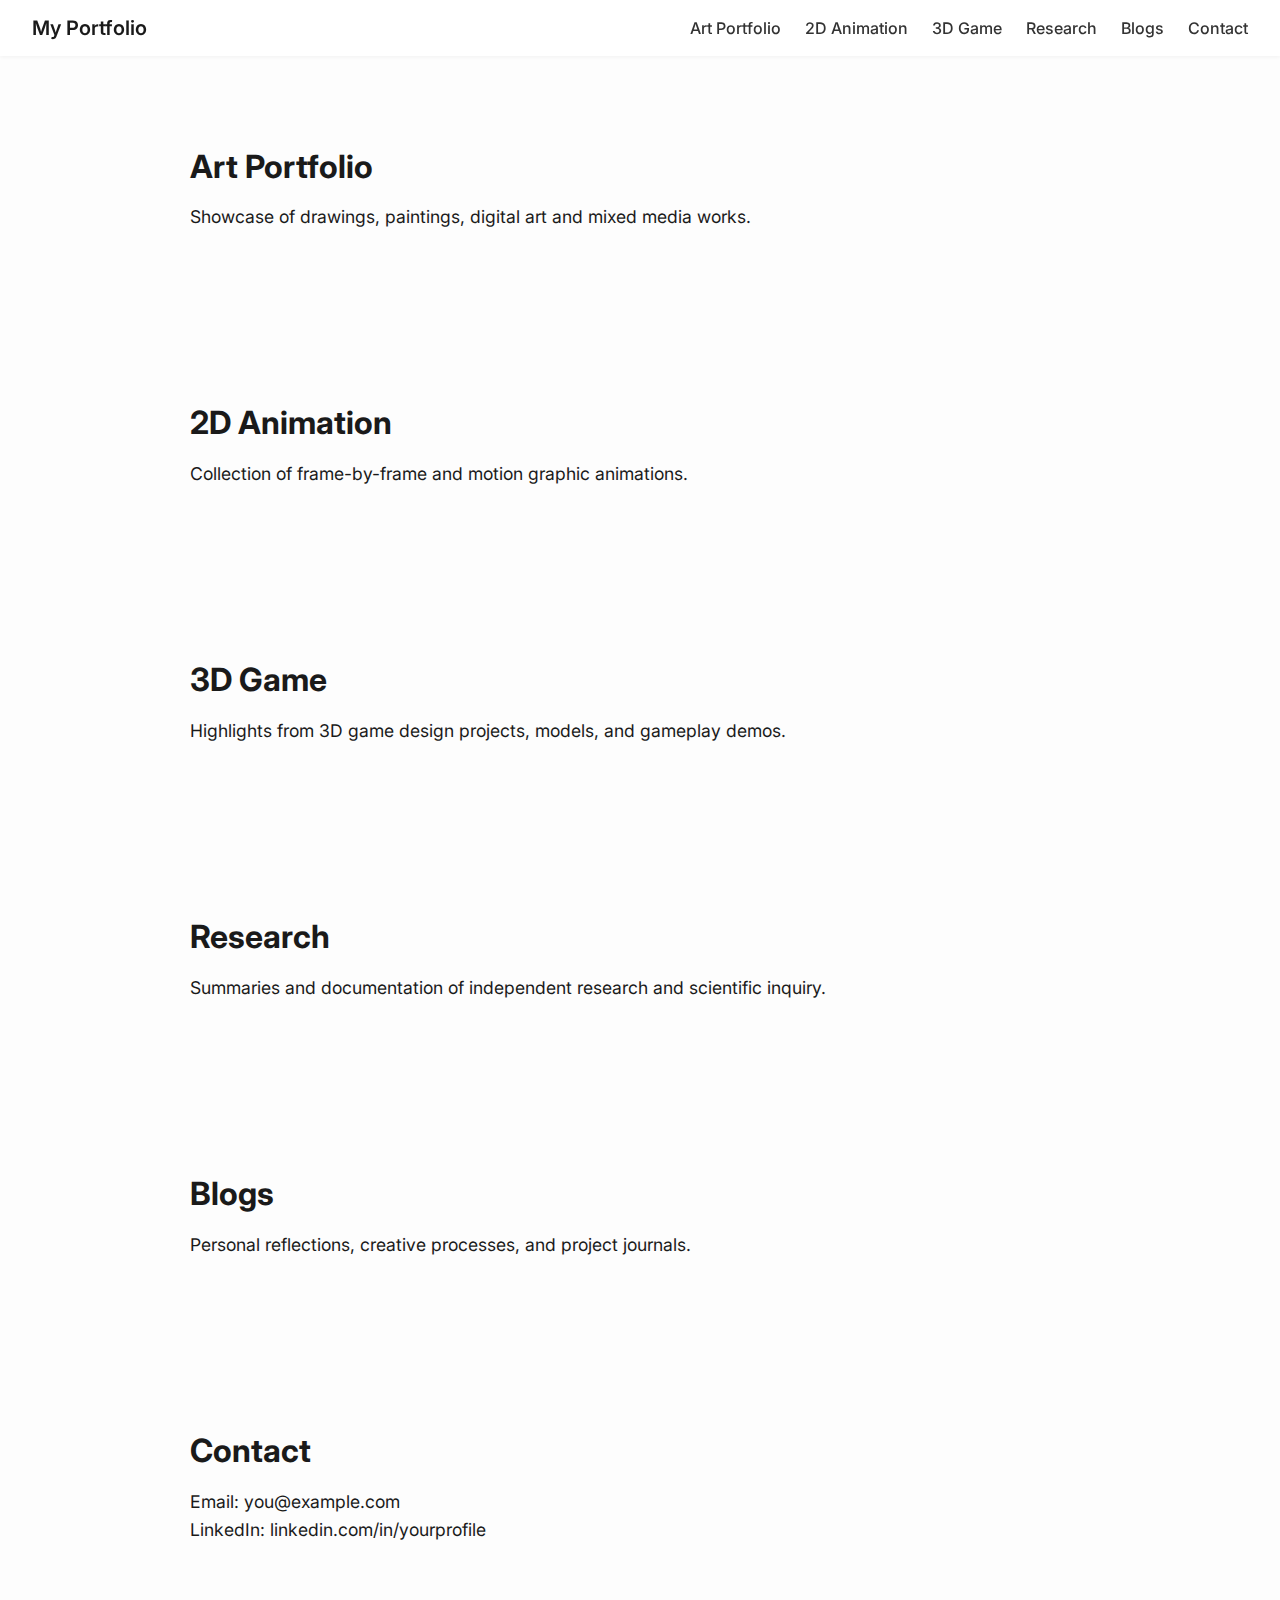
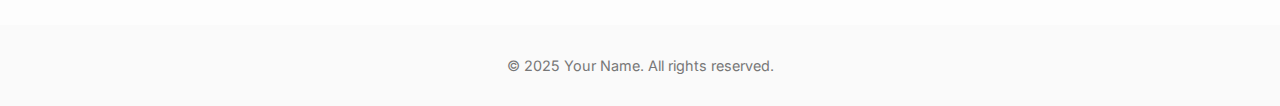
<file: Index.html>
<!DOCTYPE html>
<html lang="en">
<head>
  <meta charset="UTF-8">
  <meta name="viewport" content="width=device-width, initial-scale=1.0">
  <title>Student Portfolio</title>
  <link href="https://fonts.googleapis.com/css2?family=Inter:wght@400;600&display=swap" rel="stylesheet">
  <style>
    body {
      margin: 0;
      font-family: 'Inter', sans-serif;
      background-color: #fdfdfd;
      color: #1a1a1a;
    }
    header {
      display: flex;
      justify-content: space-between;
      align-items: center;
      padding: 1rem 2rem;
      background-color: #ffffff;
      box-shadow: 0 1px 4px rgba(0,0,0,0.05);
      position: sticky;
      top: 0;
      z-index: 10;
    }
    .logo {
      font-weight: 600;
      font-size: 1.25rem;
    }
    nav ul {
      display: flex;
      list-style: none;
      gap: 1.5rem;
      margin: 0;
      padding: 0;
    }
    nav a {
      text-decoration: none;
      color: #333;
      font-weight: 500;
      transition: color 0.2s;
    }
    nav a:hover {
      color: #0070f3;
    }
    .section {
      padding: 4rem 2rem;
      max-width: 900px;
      margin: auto;
    }
    .section h2 {
      font-size: 2rem;
      margin-bottom: 1rem;
    }
    .section p {
      font-size: 1.1rem;
      line-height: 1.6;
    }
    footer {
      text-align: center;
      padding: 2rem;
      background: #fafafa;
      font-size: 0.9rem;
      color: #777;
    }
  </style>
</head>
<body>

<header>
  <div class="logo">My Portfolio</div>
  <nav>
    <ul>
      <li><a href="#art">Art Portfolio</a></li>
      <li><a href="#animation">2D Animation</a></li>
      <li><a href="#game">3D Game</a></li>
      <li><a href="#research">Research</a></li>
      <li><a href="#blogs">Blogs</a></li>
      <li><a href="#contact">Contact</a></li>
    </ul>
  </nav>
</header>

<section id="art" class="section">
  <h2>Art Portfolio</h2>
  <p>Showcase of drawings, paintings, digital art and mixed media works.</p>
</section>

<section id="animation" class="section">
  <h2>2D Animation</h2>
  <p>Collection of frame-by-frame and motion graphic animations.</p>
</section>

<section id="game" class="section">
  <h2>3D Game</h2>
  <p>Highlights from 3D game design projects, models, and gameplay demos.</p>
</section>

<section id="research" class="section">
  <h2>Research</h2>
  <p>Summaries and documentation of independent research and scientific inquiry.</p>
</section>

<section id="blogs" class="section">
  <h2>Blogs</h2>
  <p>Personal reflections, creative processes, and project journals.</p>
</section>

<section id="contact" class="section">
  <h2>Contact</h2>
  <p>Email: you@example.com<br>LinkedIn: linkedin.com/in/yourprofile</p>
</section>

<footer>
  &copy; 2025 Your Name. All rights reserved.
</footer>

</body>
</html>
</file>
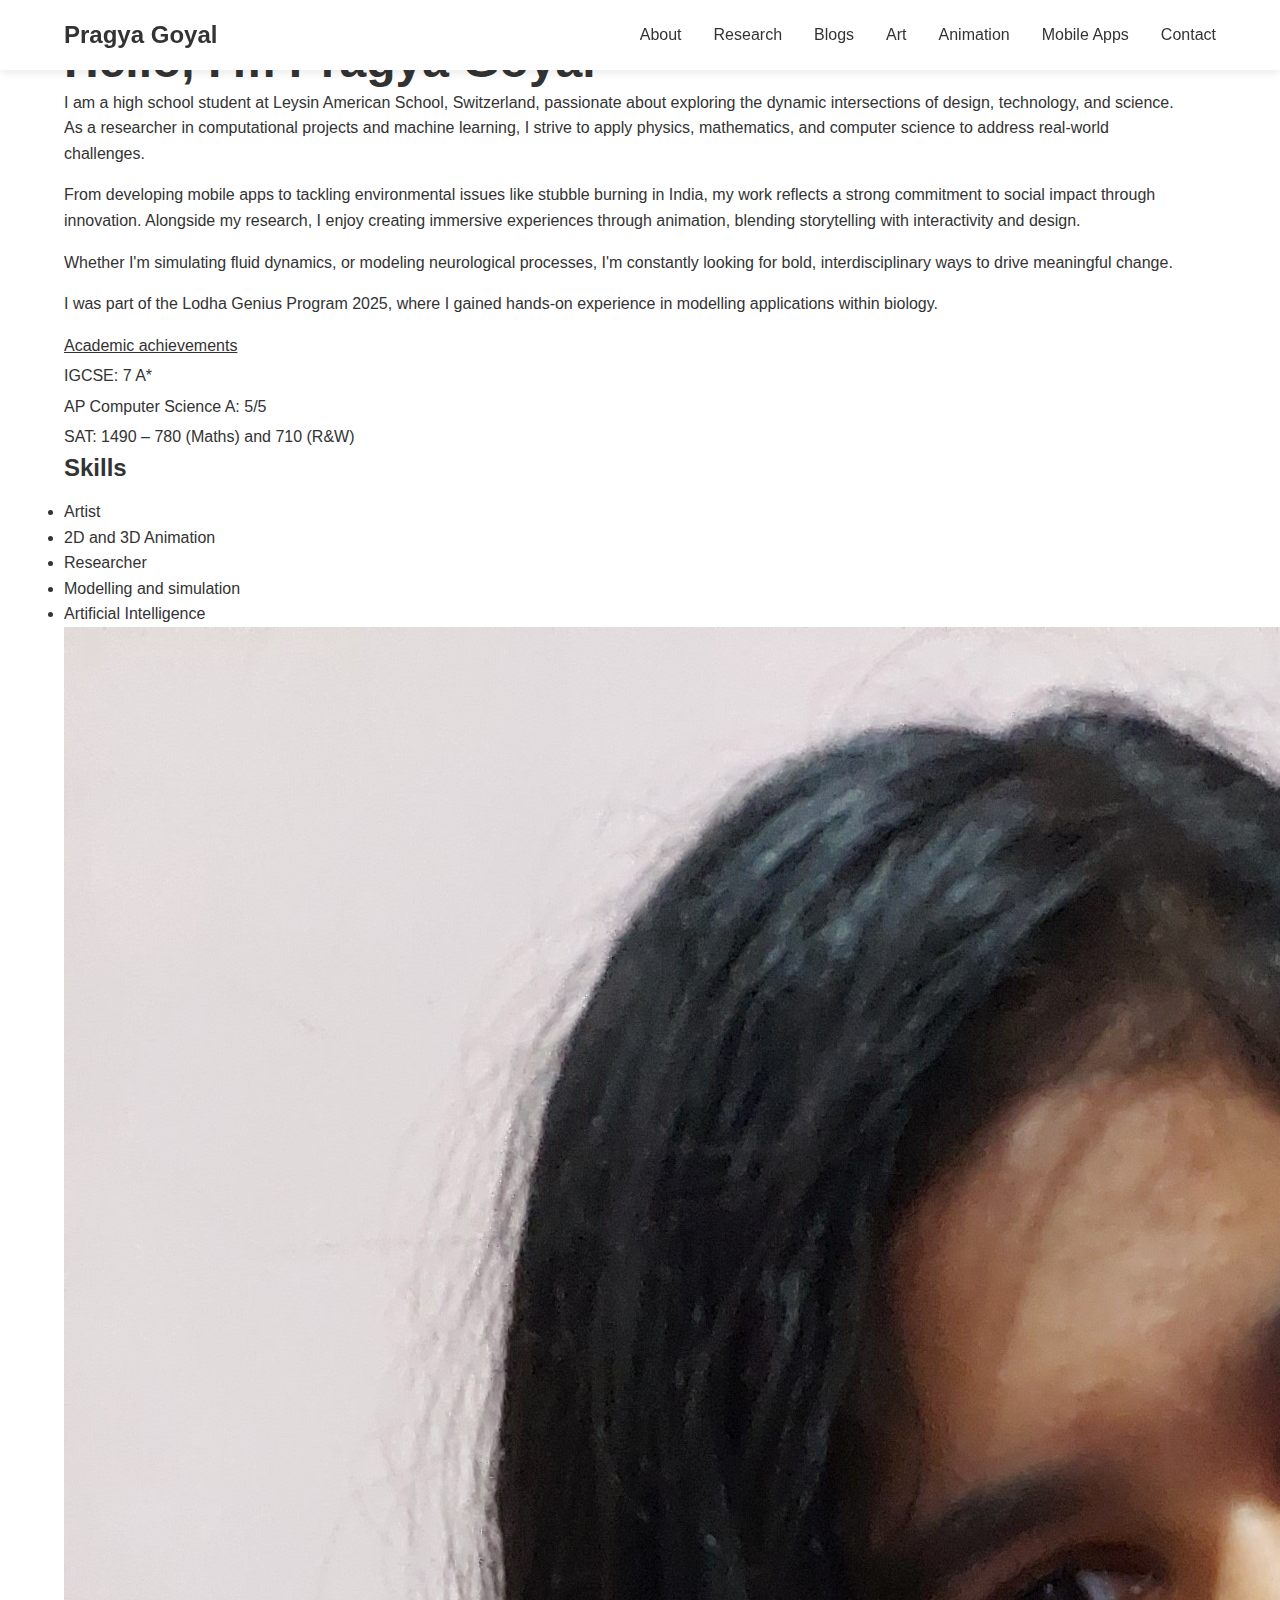
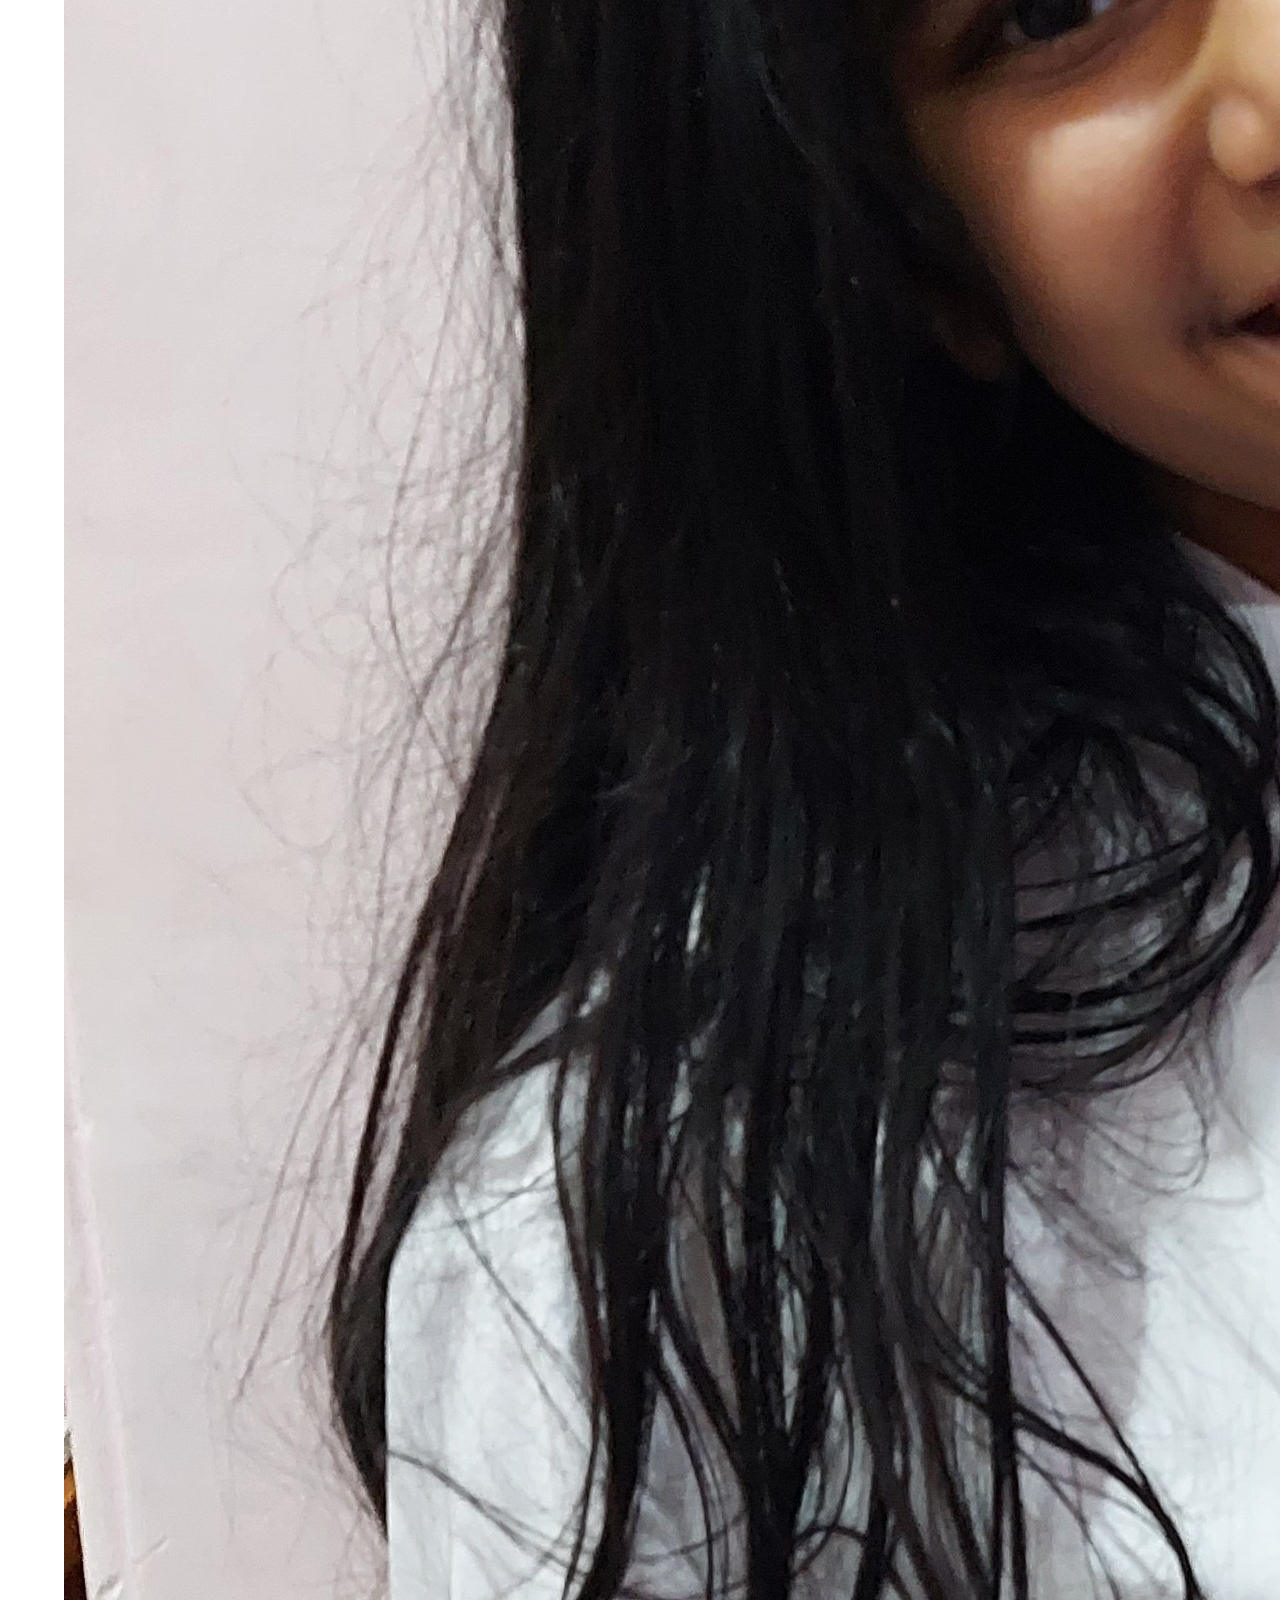
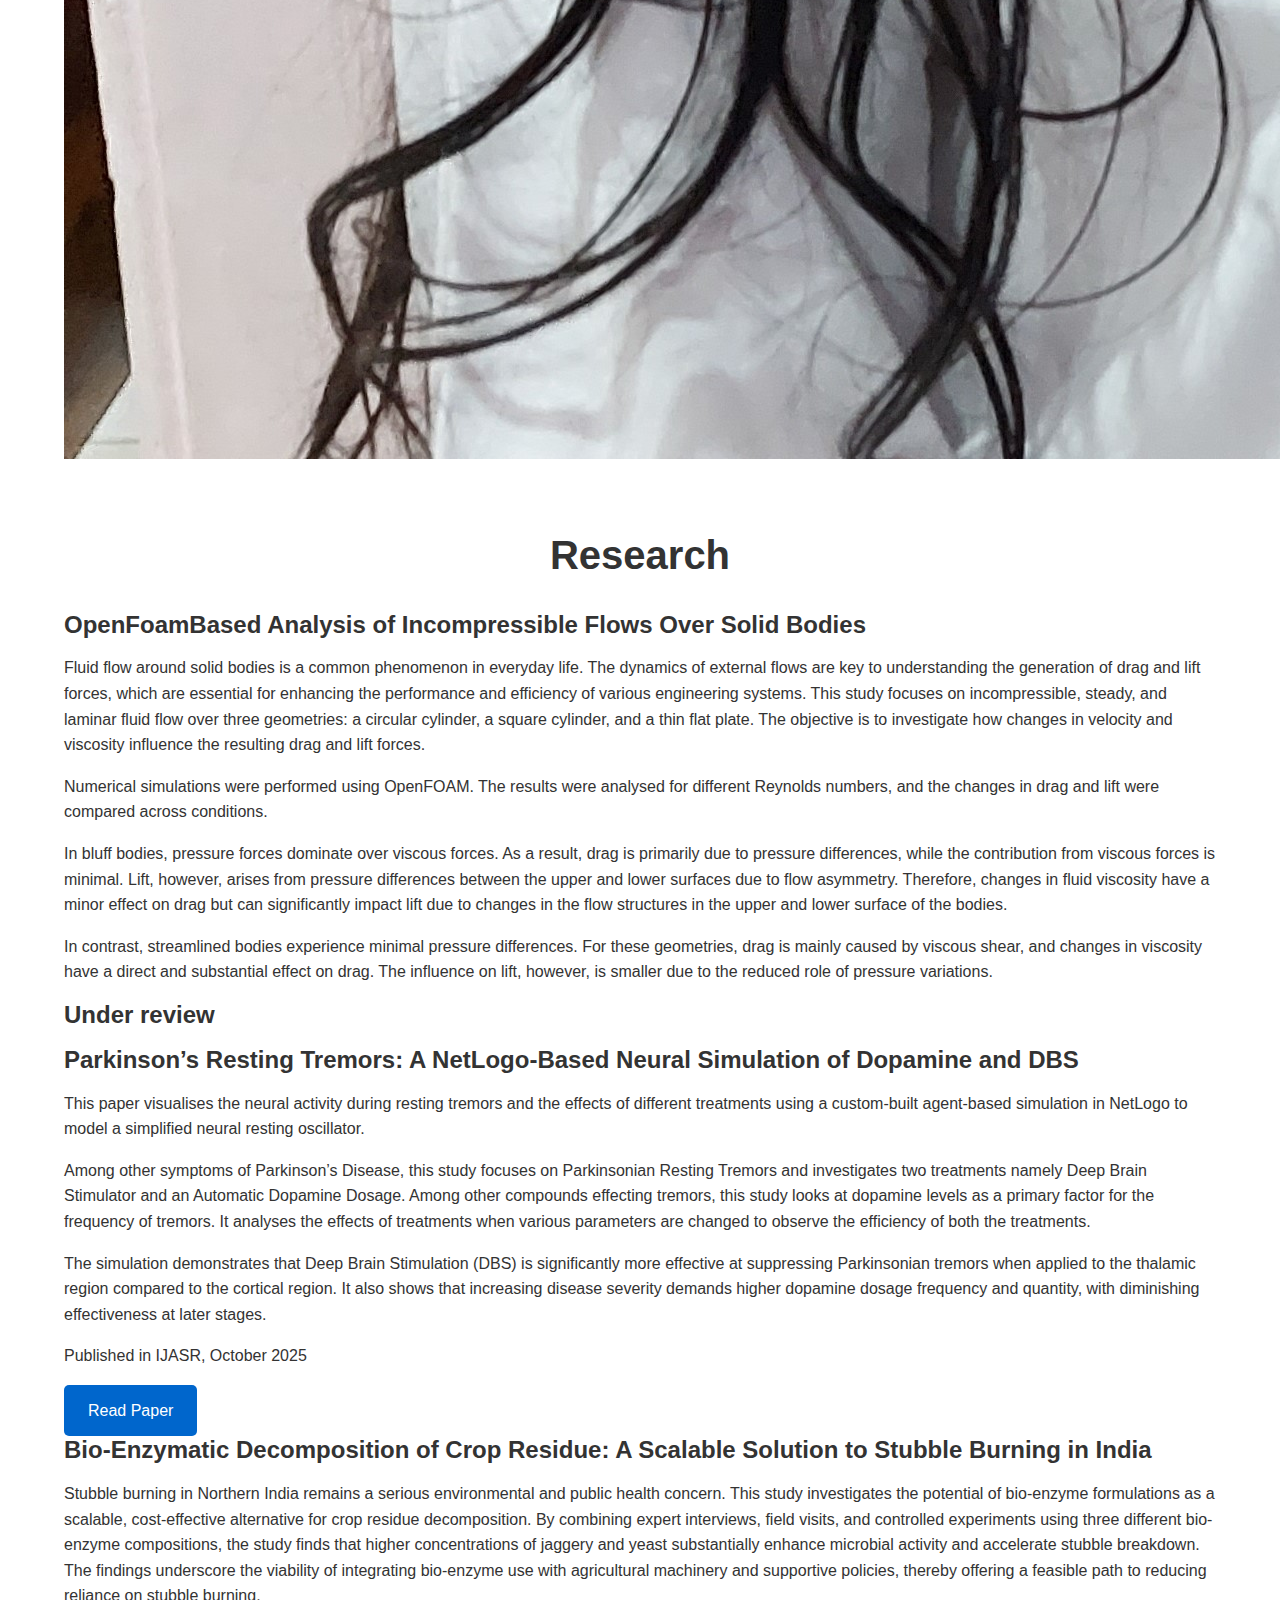
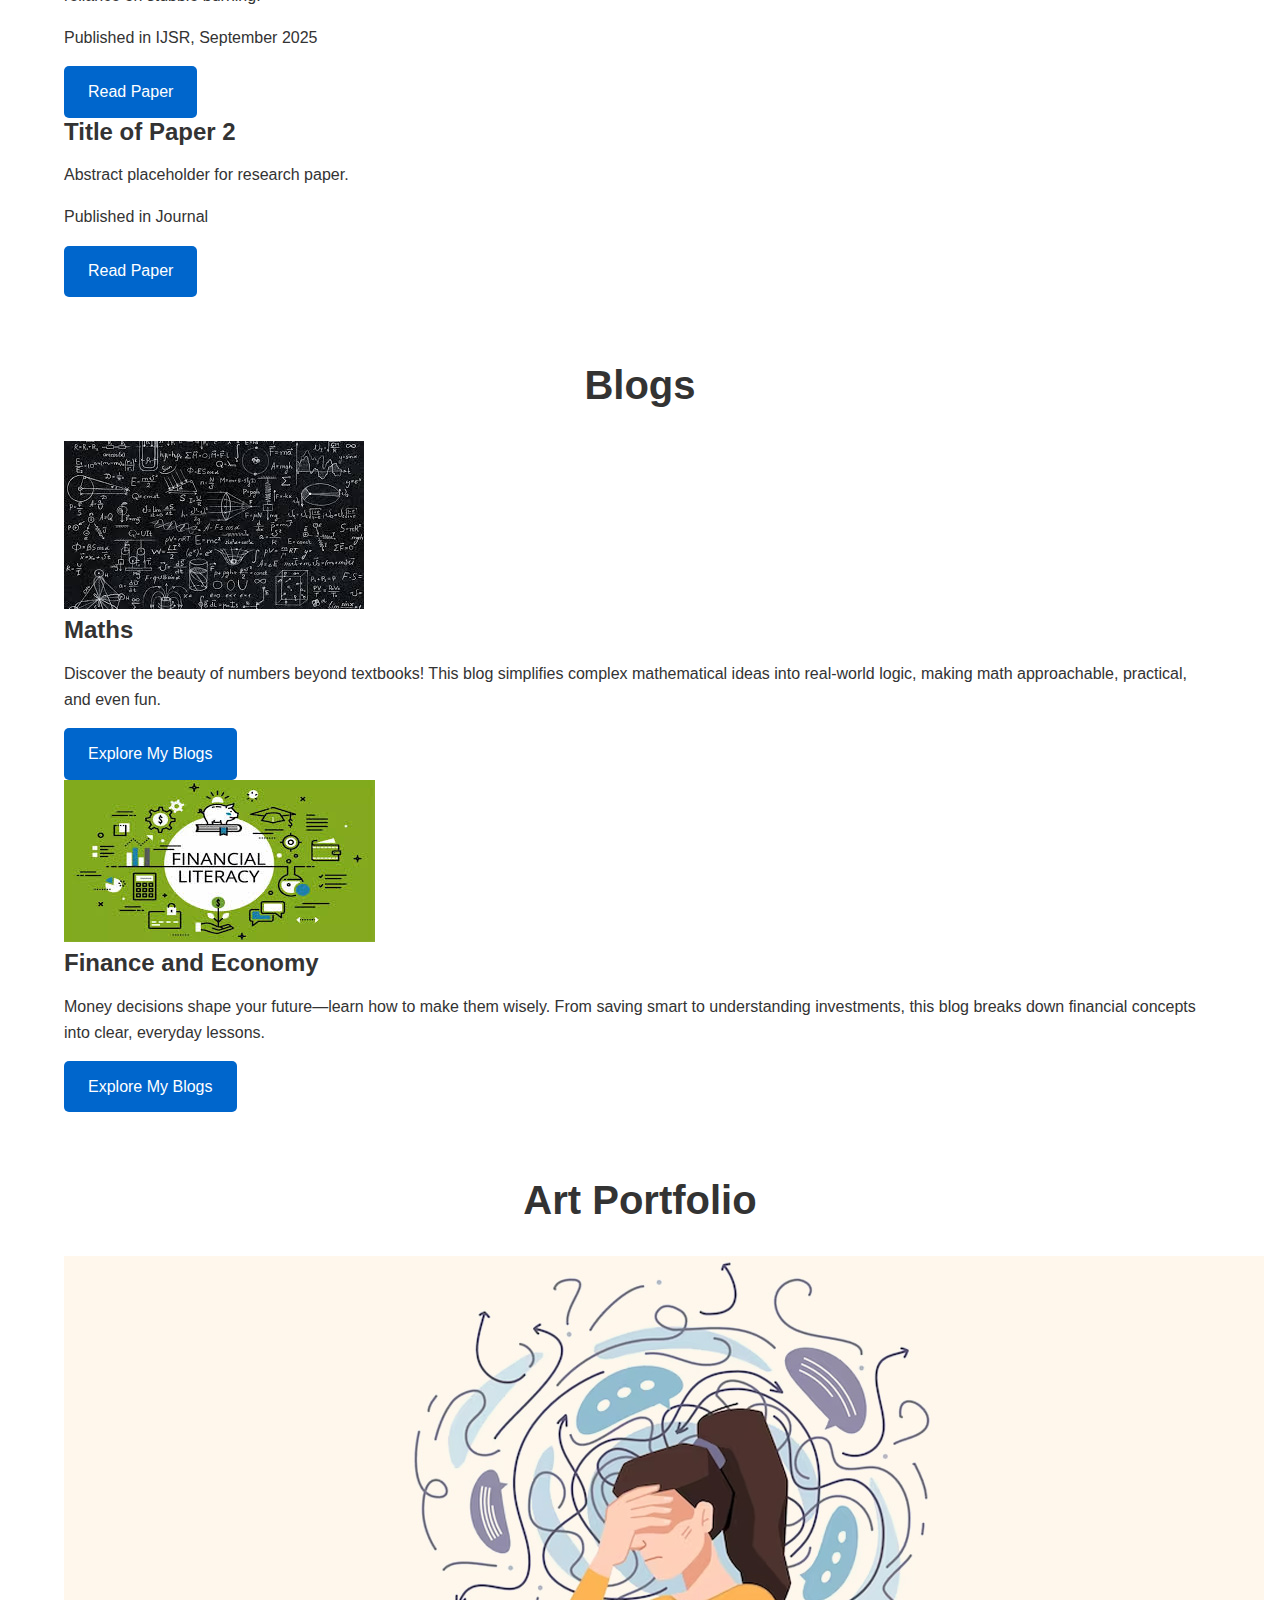
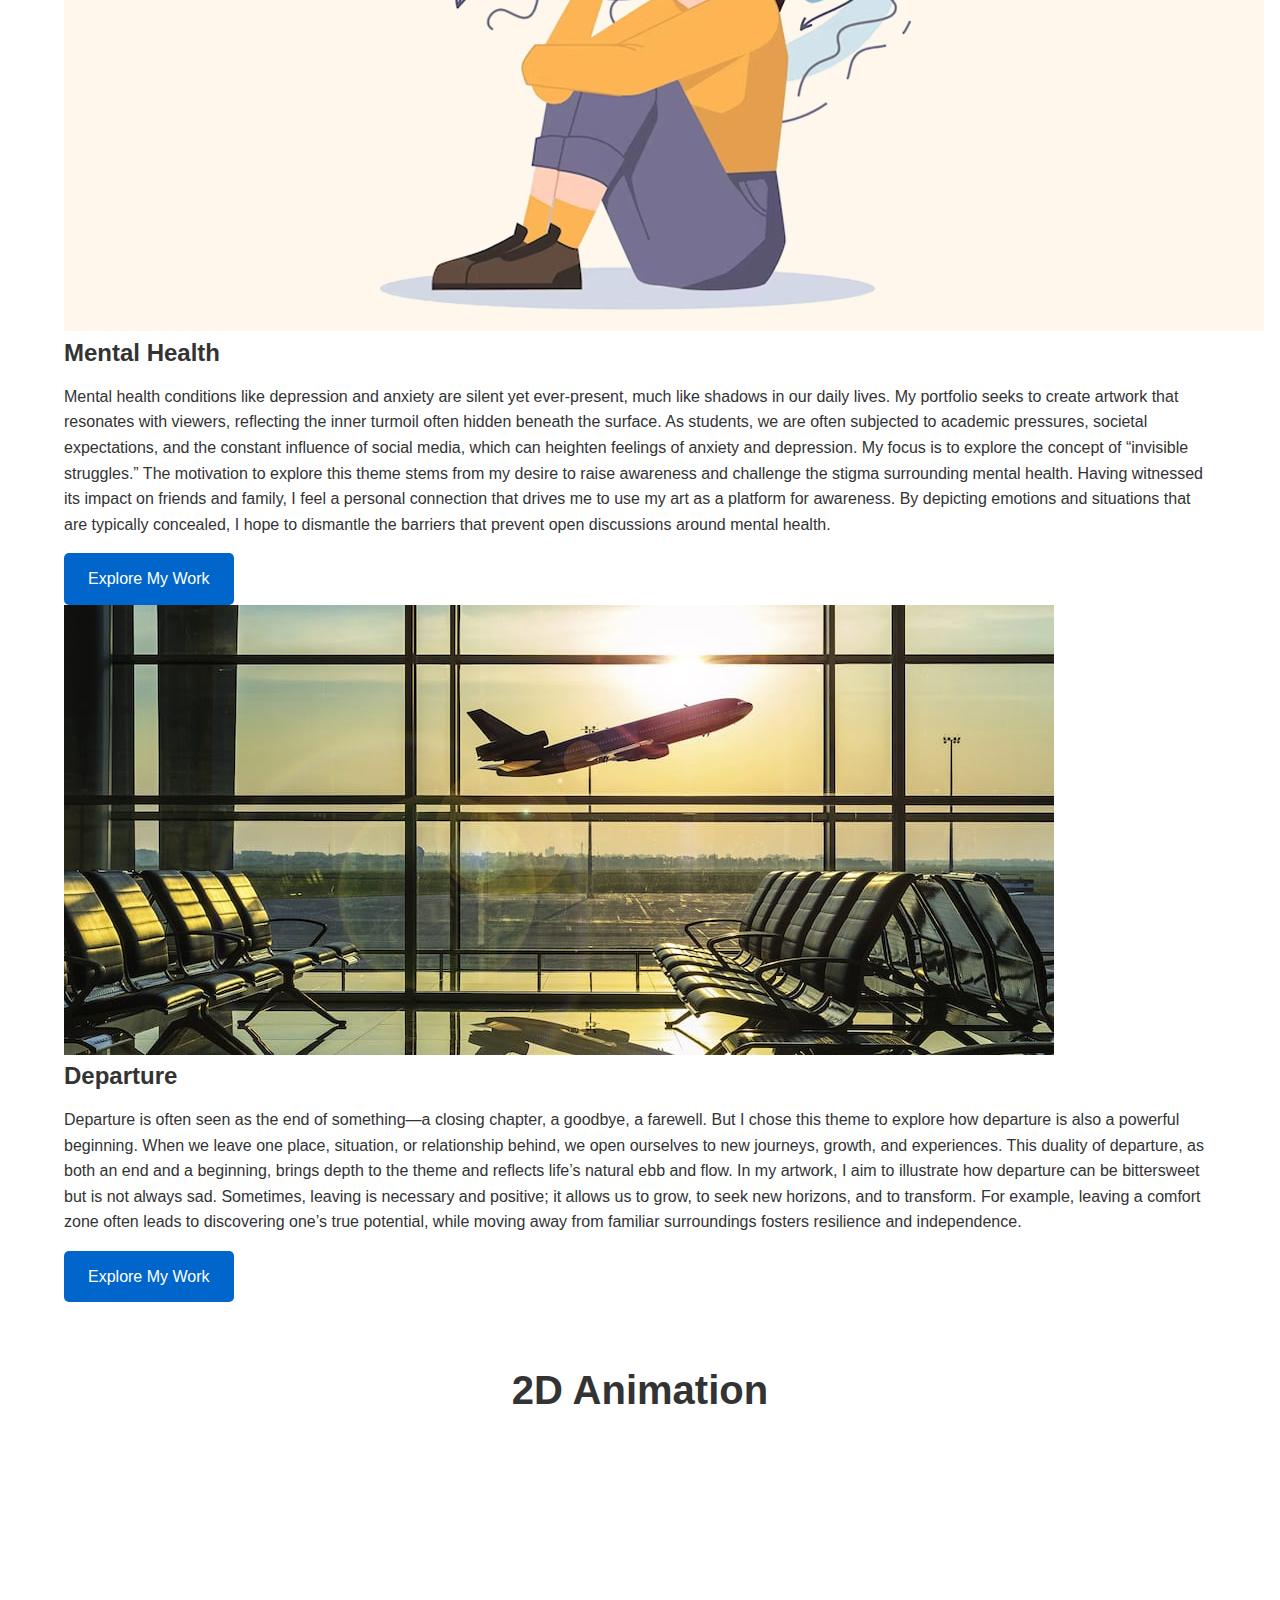
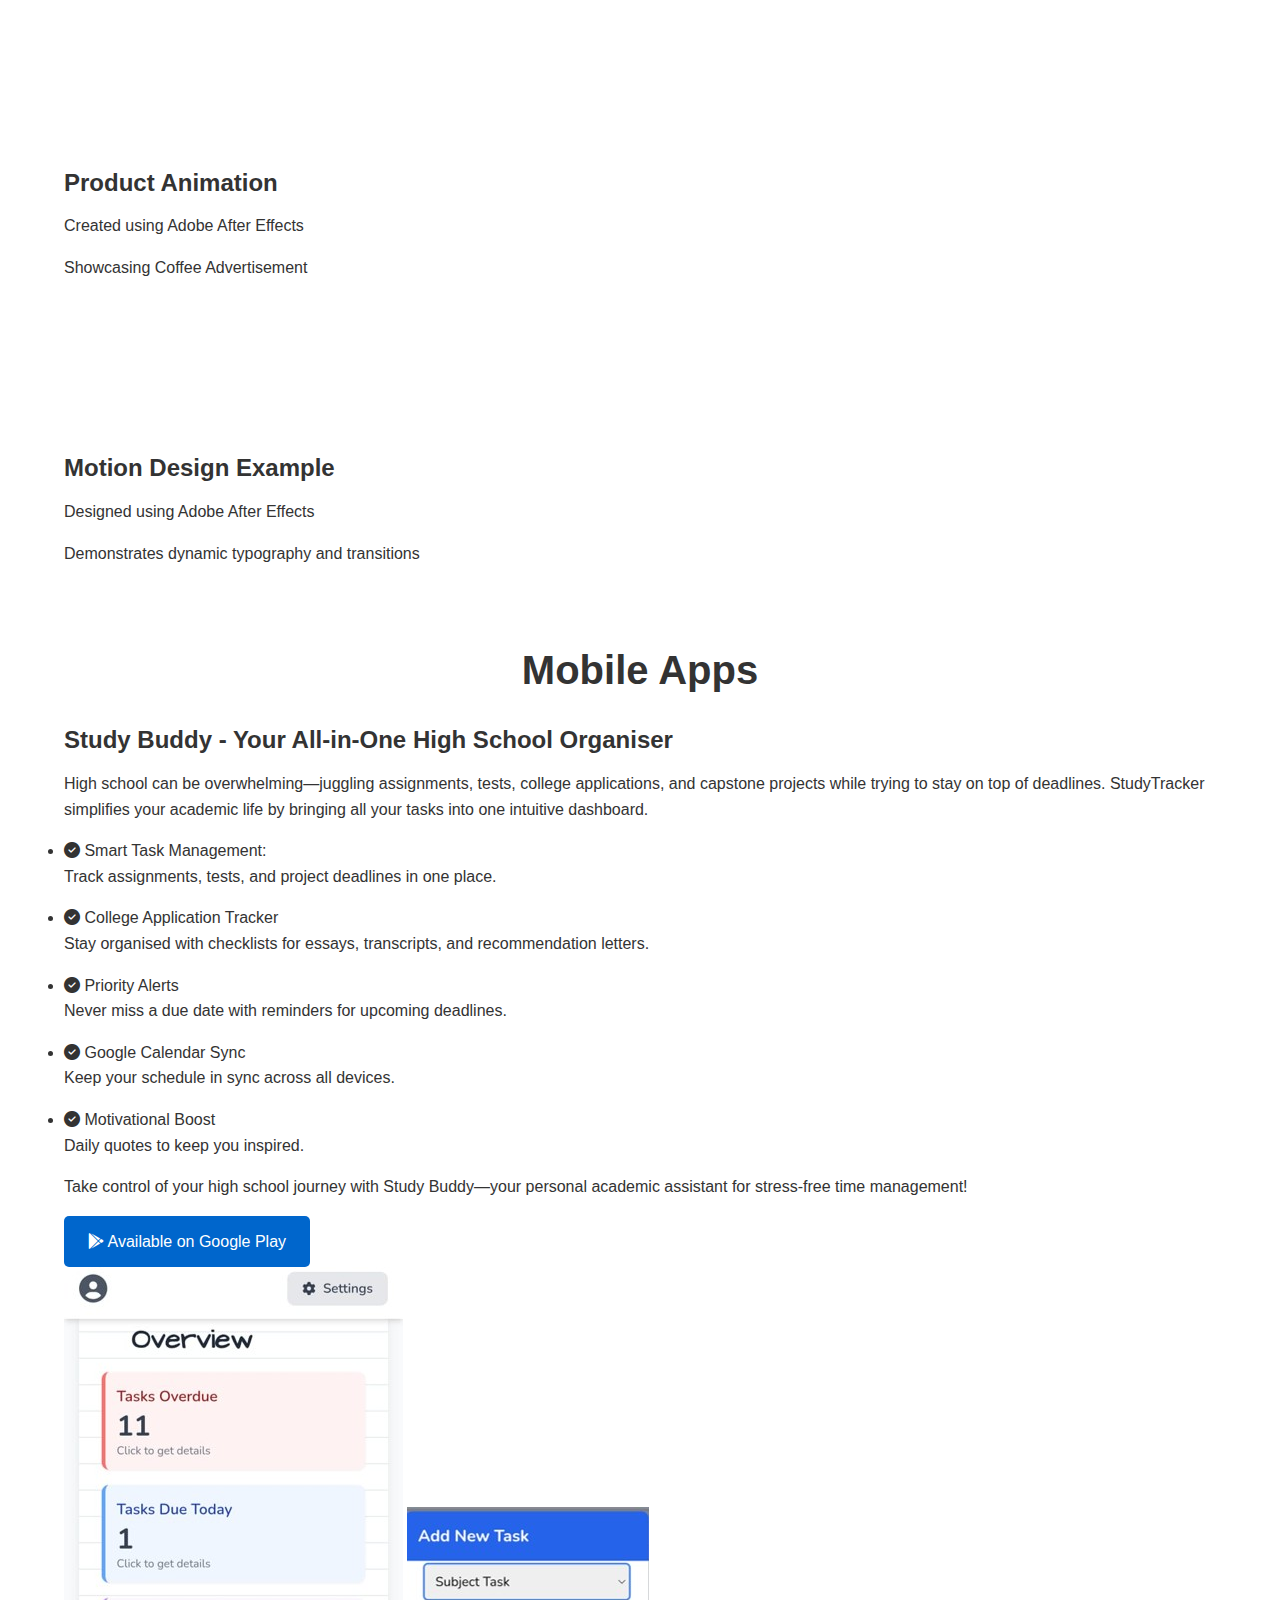
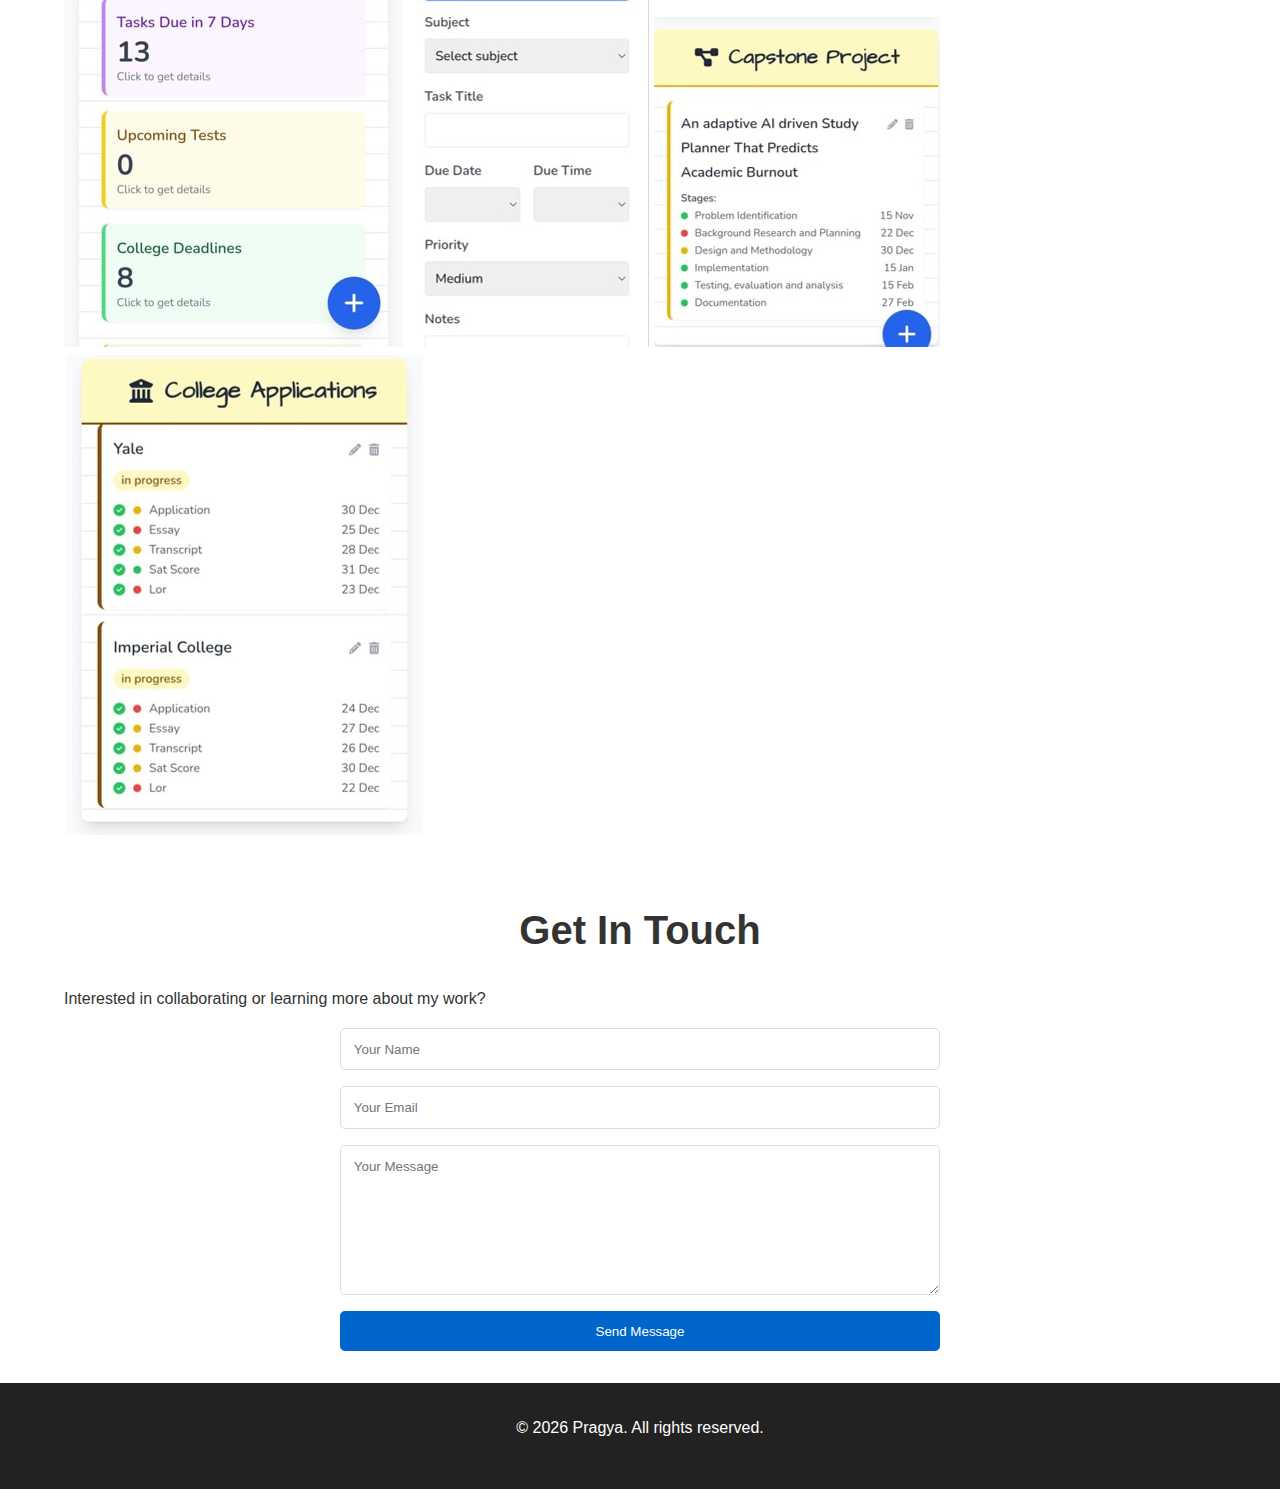
<file: index.html>
<!DOCTYPE html>
<html lang="en">
 <head>
  <meta charset="utf-8"/>
  <meta content="width=device-width, initial-scale=1.0" name="viewport"/>
  <title>
   Pragya Goyal | Profile
  </title>
  <link href="css/style.css" rel="stylesheet"/>
  <link href="https://cdnjs.cloudflare.com/ajax/libs/font-awesome/6.4.0/css/all.min.css" rel="stylesheet"/>
  <link href="https://fonts.googleapis.com" rel="preconnect"/>
  <link crossorigin="" href="https://fonts.gstatic.com" rel="preconnect"/>
  <link href="https://fonts.googleapis.com/css2?family=Poppins:wght@400;500;600;700&amp;display=swap" rel="stylesheet"/>
 </head>
 <body>
  <header>
   <nav>
    <div class="logo">
     Pragya Goyal
    </div>
    <ul class="nav-links">
     <li>
      <a href="#about">
       About
      </a>
     </li>
     <li>
      <a href="#research">
       Research
      </a>
     </li>
     <li>
      <a href="#blogs">
       Blogs
      </a>
     </li>
     <li>
      <a href="#art">
       Art
      </a>
     </li>
     <li>
      <a href="#animation">
       Animation
      </a>
     </li>
     <li>
      <a href="#mobile-apps">
       Mobile Apps
      </a>
     </li>
     <li>
      <a href="#contact">
       Contact
      </a>
     </li>
    </ul>
    <div class="burger">
     <div class="line1">
     </div>
     <div class="line2">
     </div>
     <div class="line3">
     </div>
    </div>
   </nav>
  </header>
  <main>


   <!-- About Section -->
   <section class="section" id="about">
    <div class="container">
     <div class="about-content">
      <div class="about-text">
       <h1>
        Hello, I'm
        <span class="name-highlight">
         Pragya Goyal
        </span>
       </h1>
       <p>
        I am a high school student at Leysin American School, Switzerland, passionate about exploring the dynamic intersections of design, technology, and science. As a researcher in computational projects and machine learning, I strive to apply physics, mathematics, and computer science to address real-world challenges.
       </p>
       <p>
        From developing mobile apps to tackling environmental issues like stubble burning in India, my work reflects a strong commitment to social impact through innovation. Alongside my research, I enjoy creating immersive experiences through animation, blending storytelling with interactivity and design.
       </p>
       <p>
        Whether I'm simulating fluid dynamics, or modeling neurological processes, I'm constantly looking for bold, interdisciplinary ways to drive meaningful change.
       </p>
	<p>
	I was part of the Lodha Genius Program 2025, where I gained hands-on experience in modelling applications within biology.
	</p>
       <p style="text-decoration: underline; margin-bottom: 0;">Academic achievements</p>
	<p style="margin-top: 0.3rem; margin-bottom: 0.3rem;">IGCSE: 7 A*</p>
	<p style="margin-top: 0.3rem; margin-bottom: 0.3rem;">AP Computer Science A: 5/5</p>
	<p style="margin-top: 0.3rem; margin-bottom: 0.3rem;">SAT: 1490 – 780 (Maths) and 710 (R&W)</p>

       <div class="skills">
        <h3>
         Skills
        </h3>
        <ul>
         <li>
          Artist
         </li>
         <li>
          2D and 3D Animation
         </li>
         <li>
          Researcher
         </li>
         <li>
          Modelling and simulation
         </li>
         <li>
          Artificial Intelligence
         </li>
        </ul>
       </div>
      </div>
      <div class="profile-image-container">
       <img alt="Pragya" class="profile-image" src="images/profile.jpg"/>
      </div>
     </div>
    </div>
   </section>



   <!-- Research Section -->
   <section class="section bg-light" id="research">
    <div class="container">
     <h2>
      Research
     </h2>
     <div class="gallery">

      <div class="research-paper">
       <h3>
        OpenFoamBased Analysis of Incompressible Flows Over Solid Bodies
       </h3>
       <p> Fluid flow around solid bodies is a common phenomenon in everyday life. The dynamics of external flows are key to understanding the generation of drag and lift forces, which are essential for enhancing the performance and efficiency of various engineering systems. This study focuses on incompressible, steady, and laminar fluid flow over three geometries: a circular cylinder, a square cylinder, and a thin flat plate. The objective is to investigate how changes in velocity and viscosity influence the resulting drag and lift forces.</p>
       <p> Numerical simulations were performed using OpenFOAM. The results were analysed for different Reynolds numbers, and the changes in drag and lift were compared across conditions. </p>
       <p> In bluff bodies, pressure forces dominate over viscous forces. As a result, drag is primarily due to pressure differences, while the contribution from viscous forces is minimal. Lift, however, arises from pressure differences between the upper and lower surfaces due to flow asymmetry. Therefore, changes in fluid viscosity have a minor effect on drag but can significantly impact lift due to changes in the flow structures in the upper and lower surface of the bodies.</p>
       <p> In contrast, streamlined bodies experience minimal pressure differences. For these geometries, drag is mainly caused by viscous shear, and changes in viscosity have a direct and substantial effect on drag. The influence on lift, however, is smaller due to the reduced role of pressure variations.</p>
       <h3>
        Under review
       </h3>


      </div>

      <div class="research-paper">
       <h3>
        Parkinson’s Resting Tremors: A NetLogo-Based Neural Simulation of Dopamine and DBS
       </h3>
        <p> This paper visualises the neural activity during resting tremors and the effects of different treatments using a custom-built agent-based simulation in NetLogo to model a simplified neural resting oscillator. </p>
	<p> Among other symptoms of Parkinson’s Disease, this study focuses on Parkinsonian Resting Tremors and investigates two treatments namely Deep Brain Stimulator and an Automatic Dopamine Dosage. Among other compounds effecting tremors, this study looks at dopamine levels as a primary factor for the frequency of tremors. It analyses the effects of treatments when various parameters are changed to observe the efficiency of both the treatments. </p>
	<p> The simulation demonstrates that Deep Brain Stimulation (DBS) is significantly more effective at suppressing Parkinsonian tremors when applied to the thalamic region compared to the cortical region. It also shows that increasing disease severity demands higher dopamine dosage frequency and quantity, with diminishing effectiveness at later stages. </p>
       <p>
        Published in IJASR, October 2025
       </p>
       <a class="btn" href="docs/parkinson.pdf" target="_blank">
        Read Paper
       </a>
      </div>


      <div class="research-paper">
       <h3>
        Bio-Enzymatic Decomposition of Crop Residue: A Scalable Solution to Stubble Burning in India
       </h3>
       <p>
        Stubble burning in Northern India remains a serious environmental and public health concern. This study investigates the potential of bio-enzyme formulations as a scalable, cost-effective alternative for crop residue decomposition. By combining expert interviews, field visits, and controlled experiments using three different bio-enzyme compositions, the study finds that higher concentrations of jaggery and yeast substantially enhance microbial activity and accelerate stubble breakdown. The findings underscore the viability of integrating bio-enzyme use with agricultural machinery and supportive policies, thereby offering a feasible path to reducing reliance on stubble burning.
       </p>
       <p>
        Published in IJSR, September 2025
       </p>
       <a class="btn" href="docs/stubble.pdf" target="_blank">
        Read Paper
       </a>
      </div>
      <div class="research-paper">
       <h3>
        Title of Paper 2
       </h3>
       <p>
        Abstract placeholder for research paper.
       </p>
       <p>
        Published in Journal
       </p>
       <a class="btn" href="docs/paper2.pdf" target="_blank">
        Read Paper
       </a>
      </div>
     </div>
    </div>
   </section>



   <!-- Blogs Section -->
<section class="section" id="blogs">
    <div class="container">
        <h2>Blogs</h2>
        <div class="gallery">
            <div class="artwork">
                <img alt="Maths" src="images/maths.jpg"/>
                <div class="artwork-info">
        <h3>
         Maths
        </h3>
        <p>
         Discover the beauty of numbers beyond textbooks! This blog simplifies complex mathematical ideas into real-world logic, making math approachable, practical, and even fun.
        </p>
        <a class="btn" href="blogs/index.html#maths">
         Explore My Blogs
        </a>
       </div>
      </div>
      <div class="artwork" style="flex: 1;">
       <img alt="Financial Literacy" src="images/fl.jpg"/>
       <div class="artwork-info">
        <h3>
         Finance and Economy
        </h3>
        <p>
         Money decisions shape your future—learn how to make them wisely. From saving smart to understanding investments, this blog breaks down financial concepts into clear, everyday lessons.
        </p>
        <a class="btn" href="blogs/index.html#fl">
         Explore My Blogs
        </a>
       </div>
      </div>
     </div>
    </div>
   </section>



   <!-- Art Portfolio Section -->
   <section class="section bg-light" id="art">
    <div class="container">
     <h2>
      Art Portfolio
     </h2>
     <div class="gallery">
      <div class="artwork">
       <img alt="Digital Painting" src="images/art1.jpg"/>
       <div class="artwork-info">
        <h3>
         Mental Health
        </h3>
        <p>
         Mental health conditions like depression and anxiety are silent yet ever-present, much like shadows in our daily lives. My portfolio seeks to create artwork that resonates with viewers, reflecting the inner turmoil often hidden beneath the surface. As students, we are often subjected to academic pressures, societal expectations, and the constant influence of social media, which can heighten feelings of anxiety and depression. My focus is to explore the concept of “invisible struggles.”  The motivation to explore this theme stems from my desire to raise awareness and challenge the stigma surrounding mental health. Having witnessed its impact on friends and family, I feel a personal connection that drives me to use my art as a platform for awareness. By depicting emotions and situations that are typically concealed, I hope to dismantle the barriers that prevent open discussions around mental health.
        </p>
        <a class="btn" href="artwork/index.html#mental-health">
         Explore My Work
        </a>
       </div>
      </div>
      <div class="artwork">
       <img alt="Illustration" src="images/art2.jpg"/>
       <div class="artwork-info">
        <h3>
         Departure
        </h3>
        <p>
         Departure is often seen as the end of something—a closing chapter, a goodbye, a farewell. But I chose this theme to explore how departure is also a powerful beginning. When we leave one place, situation, or relationship behind, we open ourselves to new journeys, growth, and experiences. This duality of departure, as both an end and a beginning, brings depth to the theme and reflects life’s natural ebb and flow. In my artwork, I aim to illustrate how departure can be bittersweet but is not always sad. Sometimes, leaving is necessary and positive; it allows us to grow, to seek new horizons, and to transform. For example, leaving a comfort zone often leads to discovering one’s true potential, while moving away from familiar surroundings fosters resilience and independence.
        </p>
        <a class="btn" href="artwork/index.html#departure">
         Explore My Work
        </a>
       </div>
      </div>
     </div>
    </div>
   </section>


   <!-- Animation Section -->
   <section class="section" id="animation">
    <div class="container">
     <h2>
      2D Animation
     </h2>
     <div class="animation-grid">

      <!-- Animation 1 -->
<div class="animation">
  <div class="video-wrapper">
    <iframe
      width="560"
      height="315"
      src="https://www.youtube.com/embed/eix26LODN98?si=CqFdmGD48zBY2vdc"
      title="YouTube video player"
      frameborder="0"
      allow="accelerometer; autoplay; clipboard-write; encrypted-media; gyroscope; picture-in-picture; web-share"
      referrerpolicy="strict-origin-when-cross-origin"
      allowfullscreen>
    </iframe>
  </div>

  <div class="animation-info">
    <h3>Product Animation</h3>
    <p>Created using Adobe After Effects</p>
    <p>Showcasing Coffee Advertisement</p>
  </div>
</div>


      <!-- Animation 2 -->
      <div class="animation">
       <div class="video-wrapper">
        <iframe allowfullscreen="" frameborder="0" src="https://www.youtube.com/embed/3-sYikxuhkI">
        </iframe>
       </div>
       <div class="animation-info">
        <h3>
         Motion Design Example
        </h3>
        <p>
         Designed using Adobe After Effects
        </p>
        <p>
         Demonstrates dynamic typography and transitions
        </p>
       </div>
      </div>
     </div>
    </div>
   </section>


<!-- Mobile Apps Section -->
<section class="section" id="mobile-apps">
  <div class="container">
    <h2>Mobile Apps</h2>
    <div class="mobile-app-container">
      <div class="mobile-app-info">
        <h3>Study Buddy - Your All-in-One High School Organiser</h3>
        <p>High school can be overwhelming—juggling assignments, tests, college applications, and capstone projects while trying to stay on top of deadlines. StudyTracker simplifies your academic life by bringing all your tasks into one intuitive dashboard.</p>
        <div class="app-features">
          <ul>
            <li><i class="fas fa-check-circle"></i> Smart Task Management:</li>
		<p> Track assignments, tests, and project deadlines in one place. </p>
            <li><i class="fas fa-check-circle"></i> College Application Tracker</li>
		<p> Stay organised with checklists for essays, transcripts, and recommendation letters. </p>
            <li><i class="fas fa-check-circle"></i> Priority Alerts</li>
		<p> Never miss a due date with reminders for upcoming deadlines. </p>
            <li><i class="fas fa-check-circle"></i> Google Calendar Sync</li>
		<p> Keep your schedule in sync across all devices. </p>
            <li><i class="fas fa-check-circle"></i> Motivational Boost</li>
		<p> Daily quotes to keep you inspired. </p>
          </ul>

	<p> Take control of your high school journey with Study Buddy—your personal academic assistant for stress-free time management! </p>

        </div>

	<a class="btn" 
   		href="https://play.google.com/store/apps/details?id=com.ibdp.studybuddy.app&gl=in" 
   		target="_blank">
  		<i class="fab fa-google-play"></i> Available on Google Play
	</a>


      </div>
      <div class="mobile-app-screenshots">
        <div class="screenshot-grid">
          <img src="images/ss1.jpg" alt="App screenshot 1 - Summary">
          <img src="images/ss2.jpg" alt="App screenshot 2 - Subjects">
          <img src="images/ss3.jpg" alt="App screenshot 3 - College App">
          <img src="images/ss4.jpg" alt="App screenshot 4 - Capstone Project">
        </div>
      </div>
    </div>
  </div>
</section>


   <!-- Contact Section -->
   <section class="section bg-light" id="contact">
    <div class="container">
     <h2>
      Get In Touch
     </h2>
     <p>
      Interested in collaborating or learning more about my work?
     </p>
     <form action="https://formspree.io/f/xblydkgj" class="contact-form" method="POST">
      <input name="name" placeholder="Your Name" required="" type="text"/>
      <input name="email" placeholder="Your Email" required="" type="email"/>
      <textarea name="message" placeholder="Your Message" required=""></textarea>
      <button class="btn" type="submit">
       Send Message
      </button>
     </form>










    </div>
   </section>
  </main>
  <footer>
   <p>
    ©
    <span id="year">
    </span>
    Pragya. All rights reserved.
   </p>
  </footer>
  <script src="js/script.js">
  </script>
 </body>
</html>
</file>
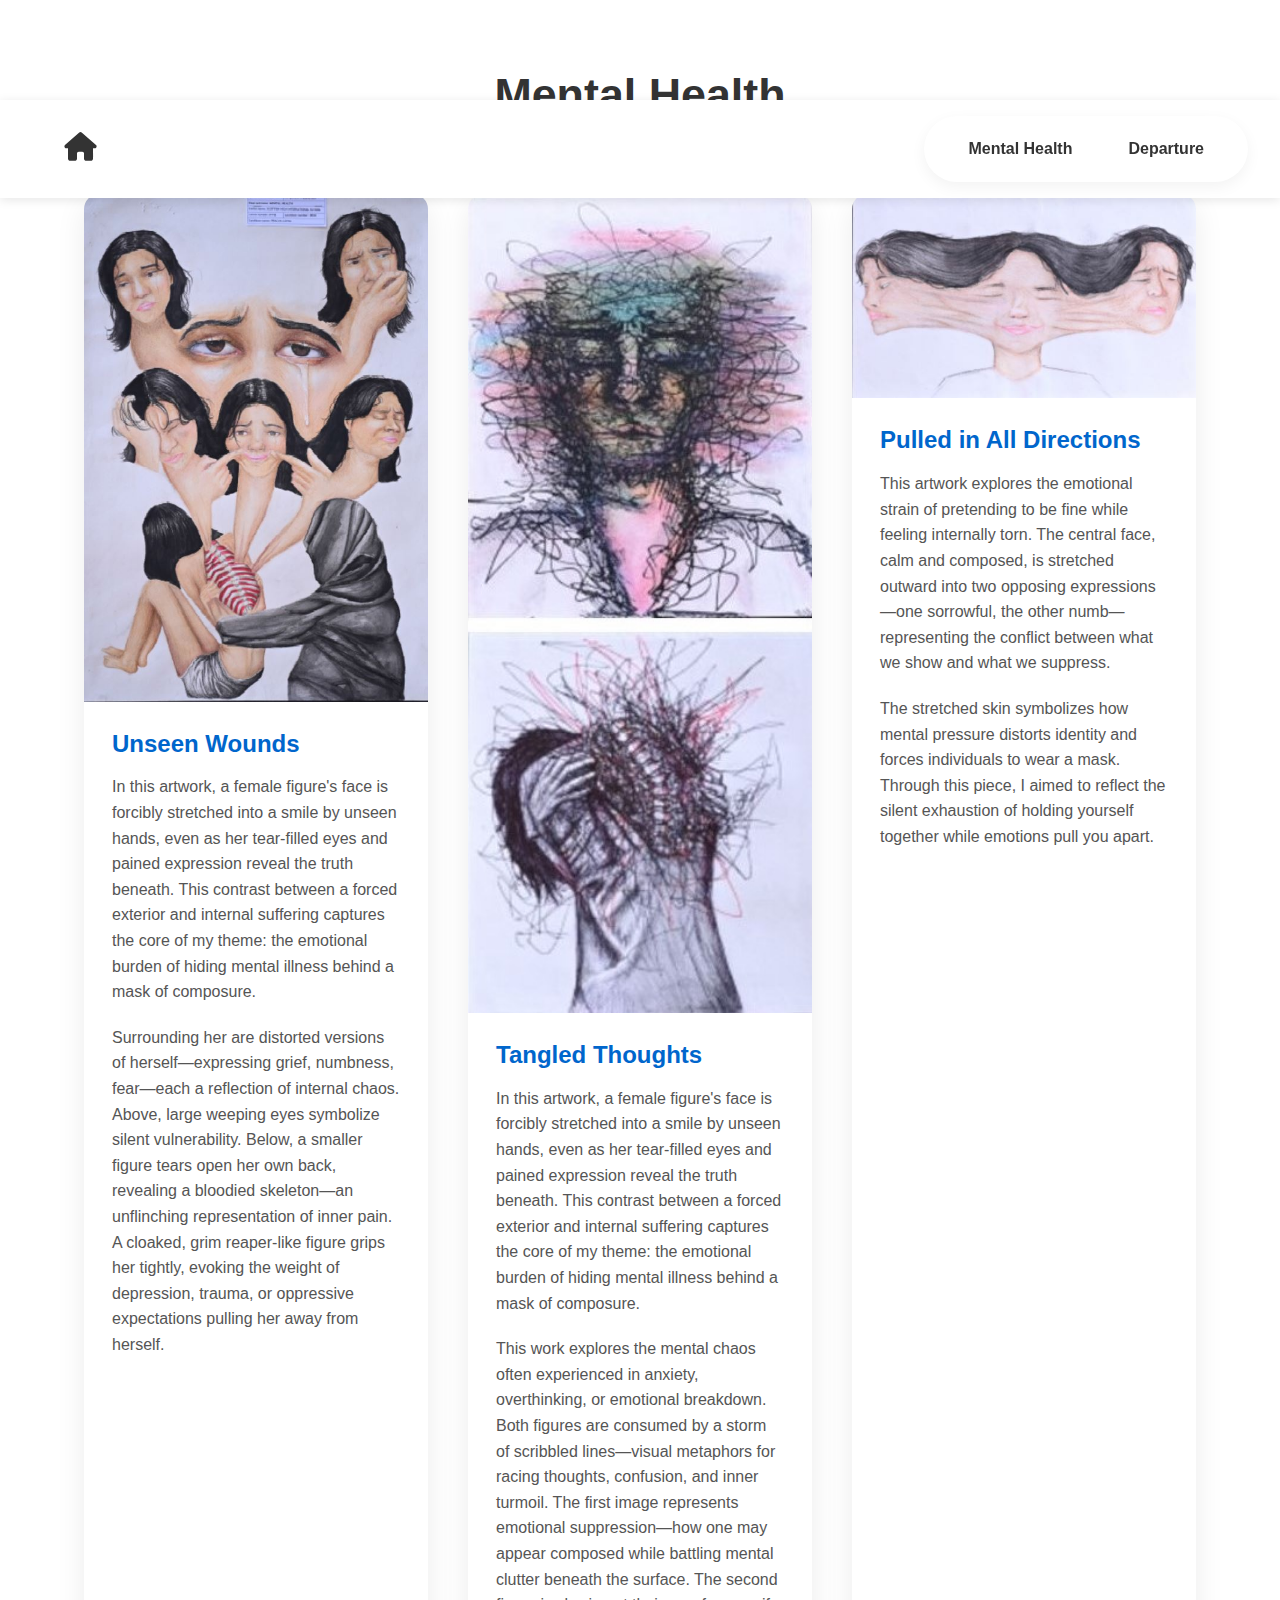
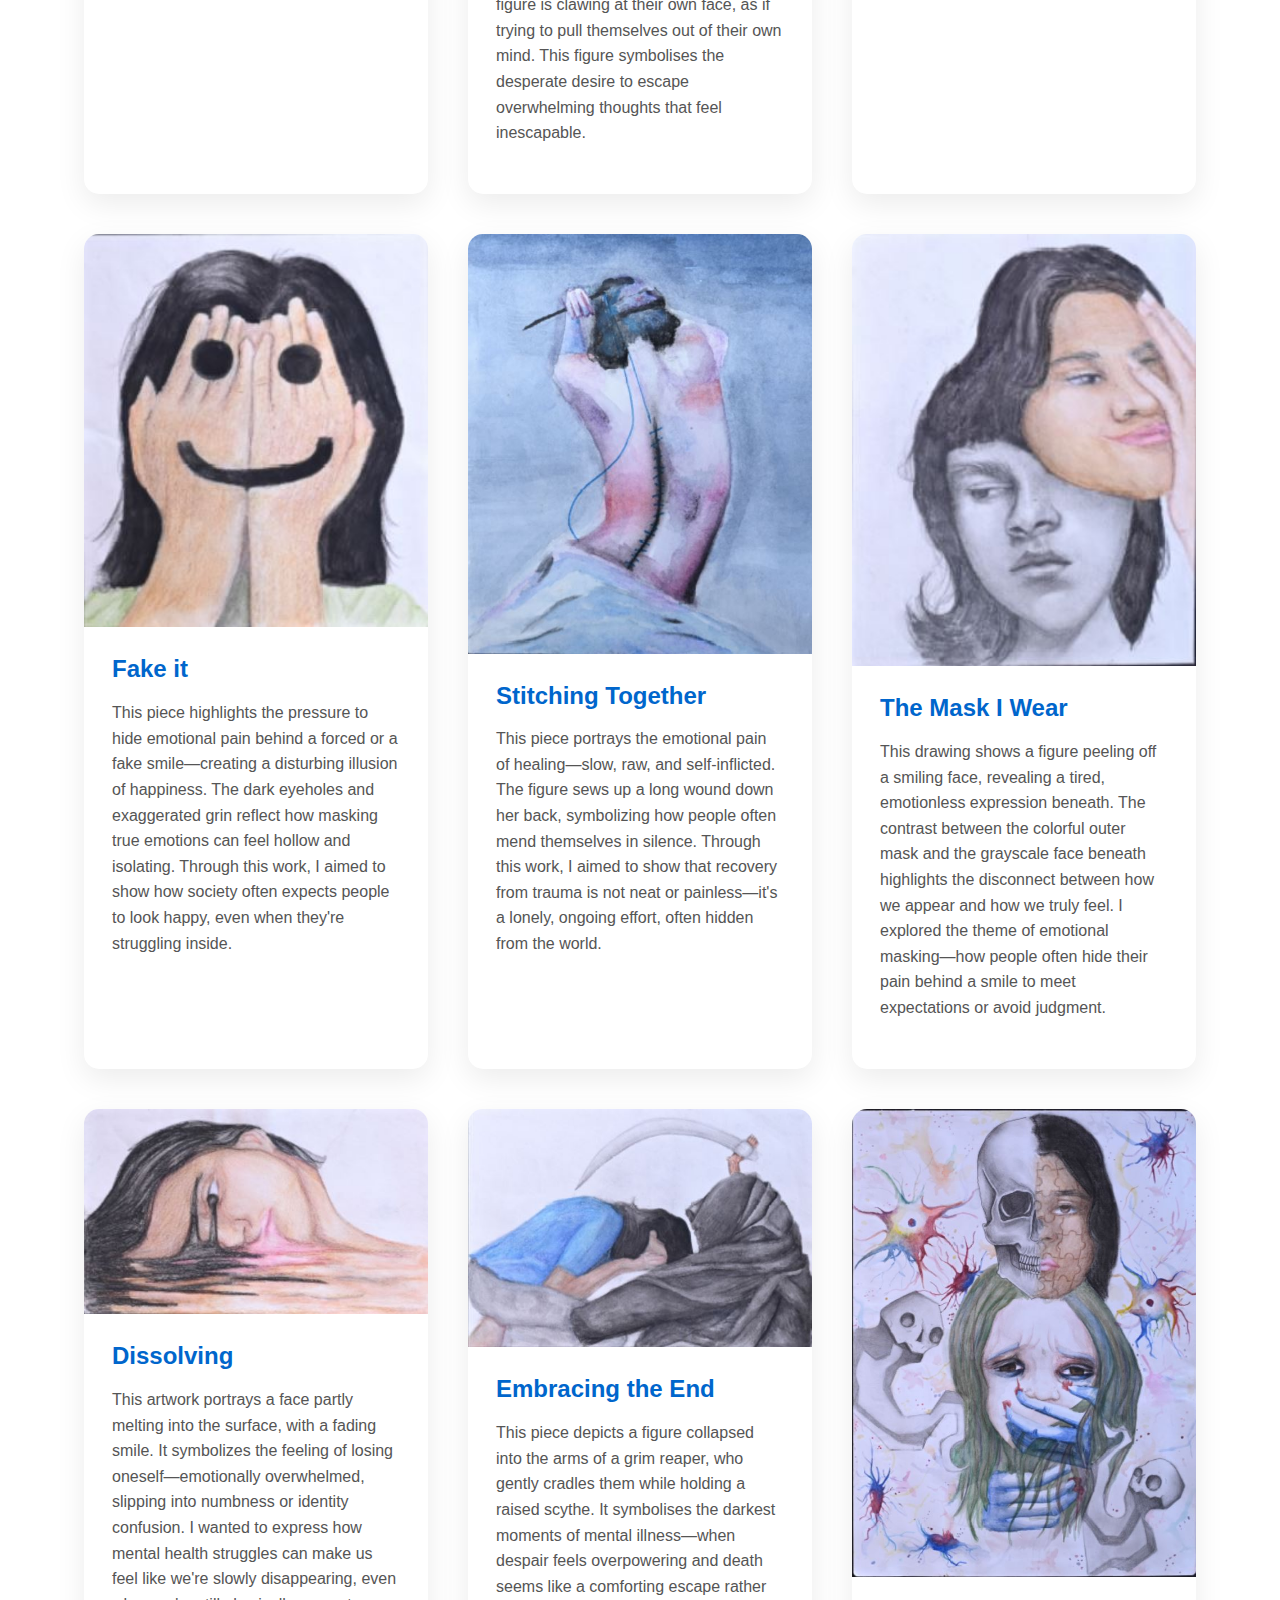
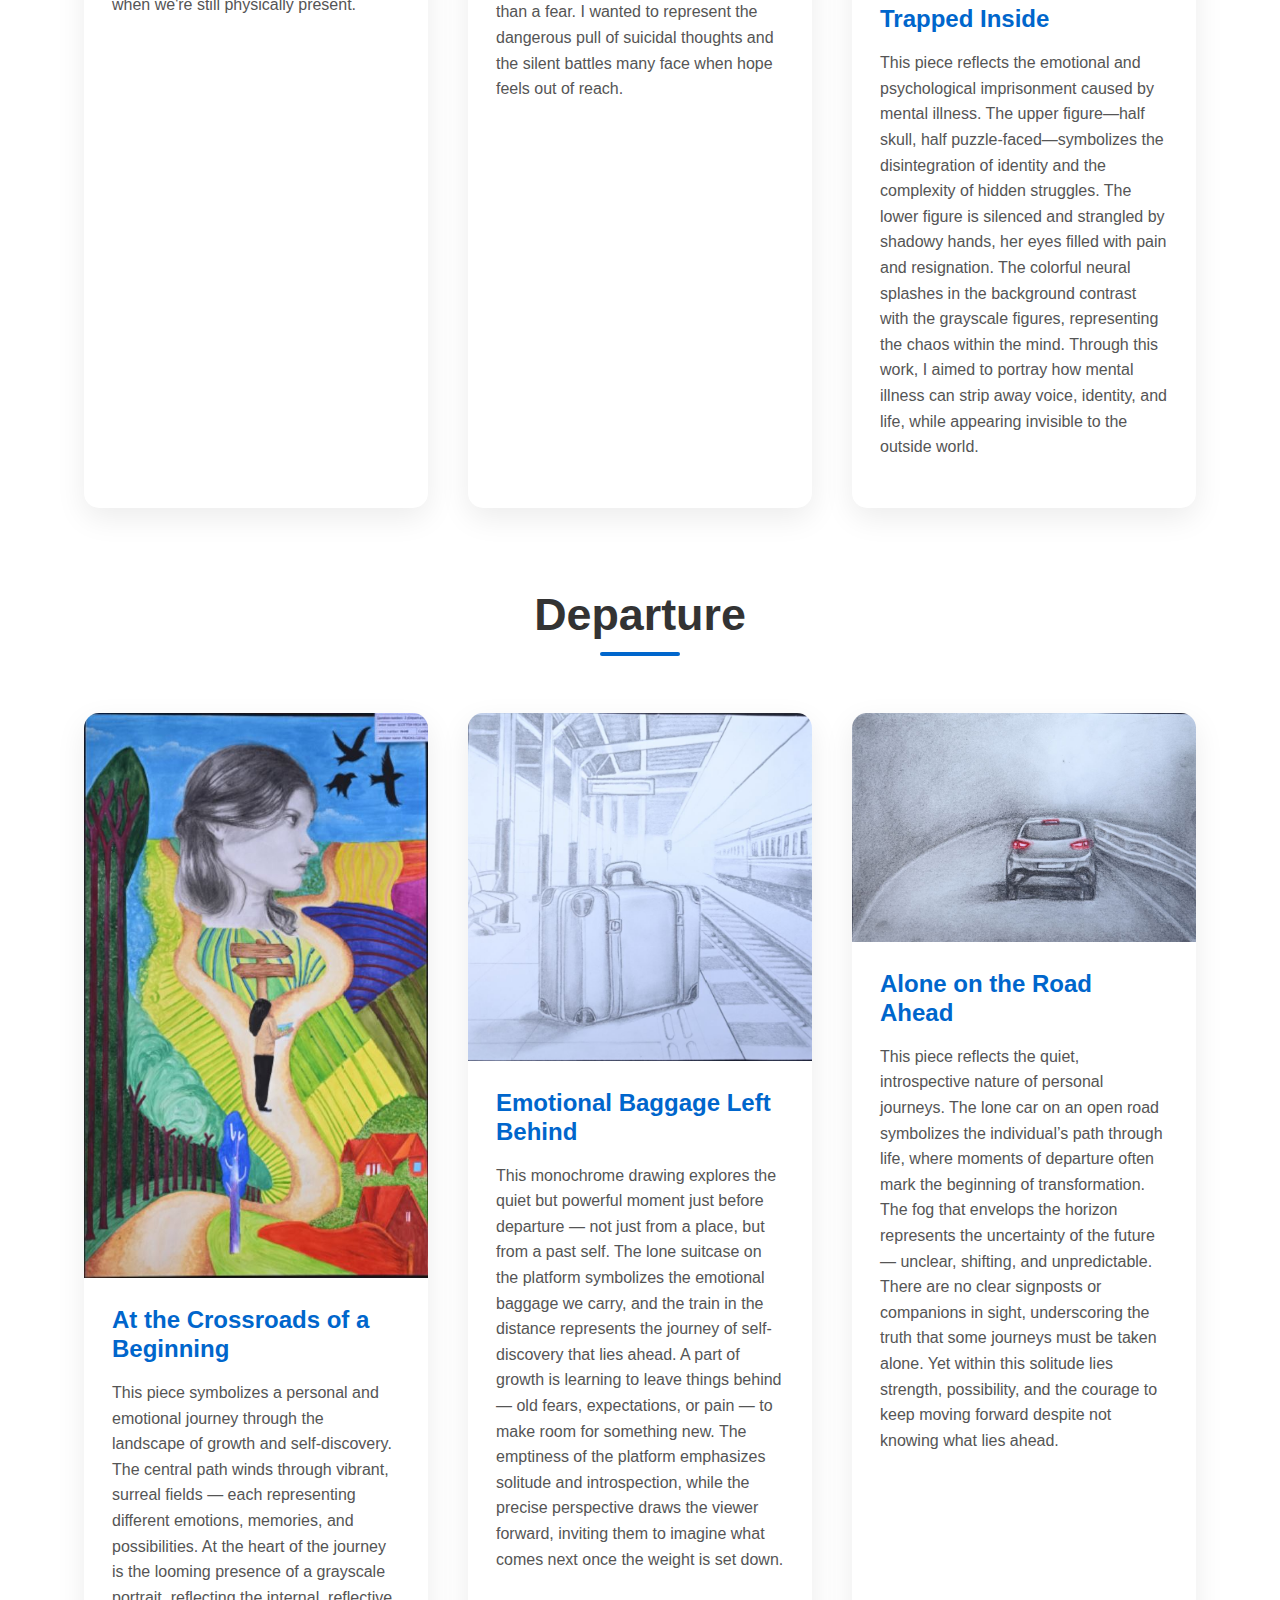
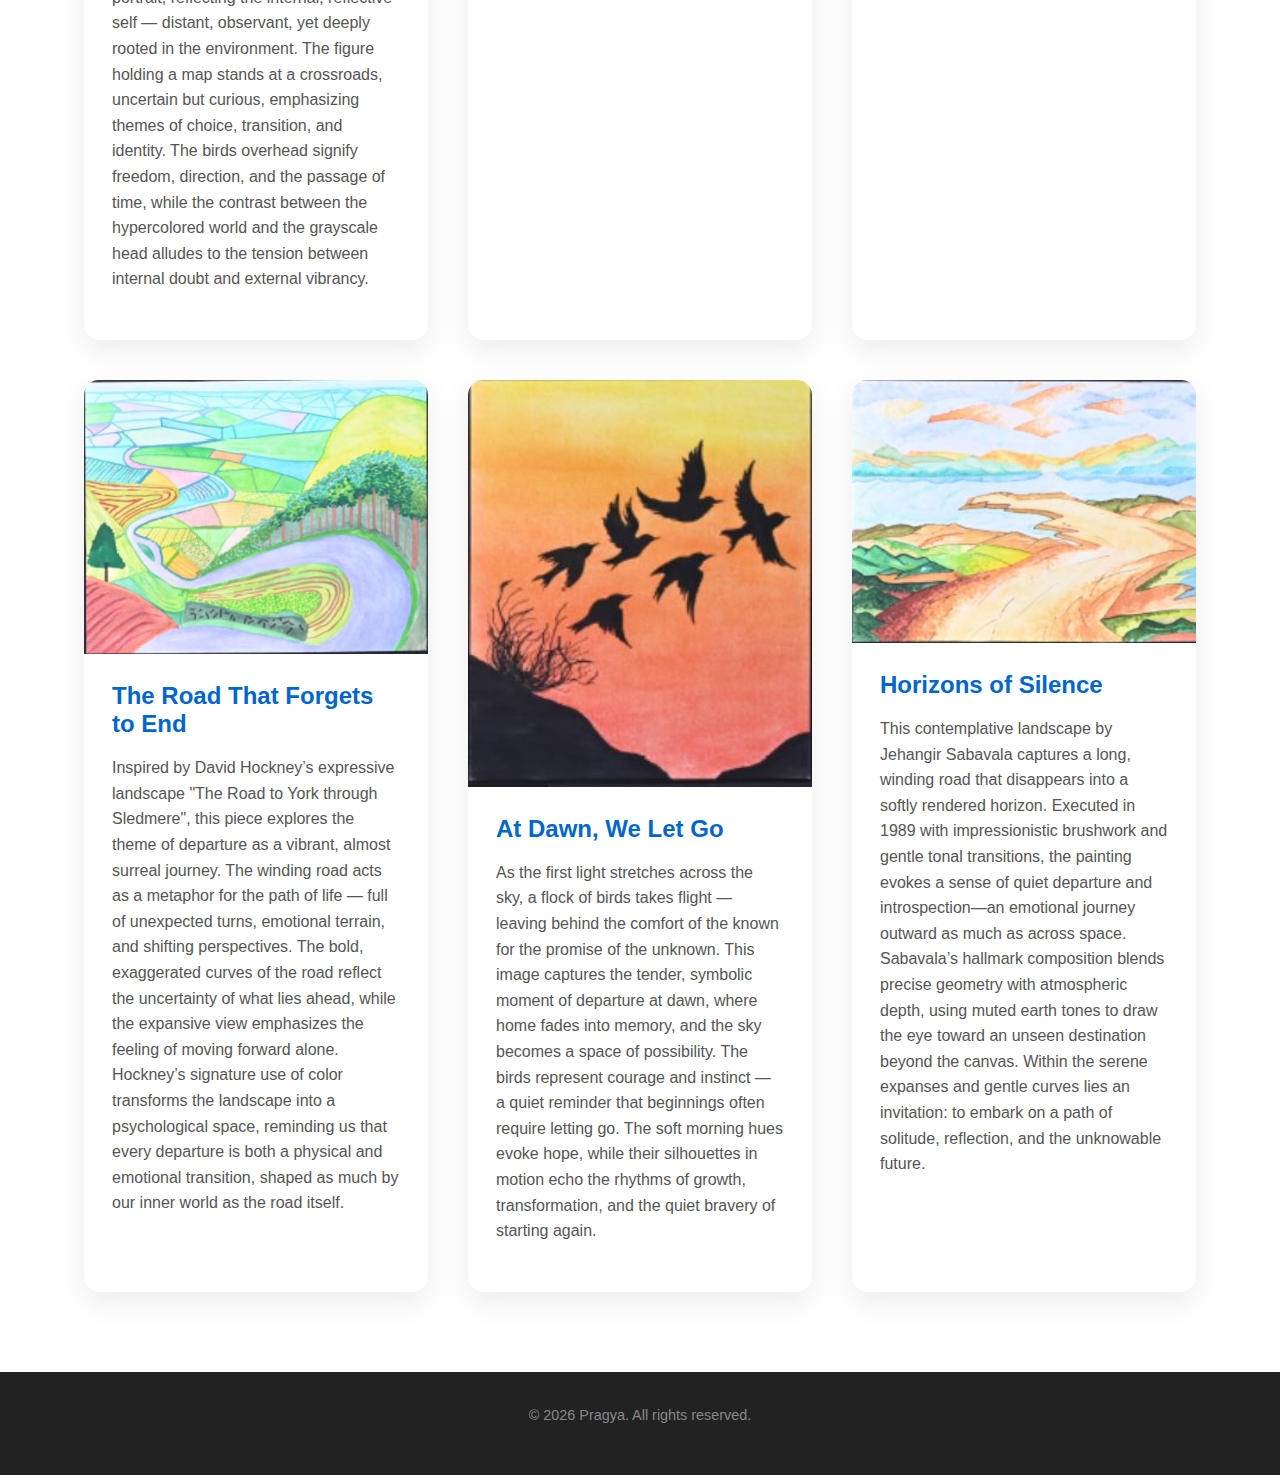
<file: artwork/index.html>
<!DOCTYPE html>
<html lang="en">
<head>
  <meta charset="utf-8"/>
  <title>Artwork Showcase | Pragya</title>
  <link href="../css/style.css" rel="stylesheet"/>
  <link href="https://cdnjs.cloudflare.com/ajax/libs/font-awesome/6.4.0/css/all.min.css" rel="stylesheet"/>
  <style>
    .artwork-page {
      padding-top: 100px;
    }

    .artwork-container {
      width: 90%;
      max-width: 1400px;
      margin: 0 auto;
      padding: 0 20px;
    }

    .gallery {
      display: grid;
      grid-template-columns: repeat(3, 1fr);
      gap: 2.5rem;
      margin: 3rem 0 5rem;
    }

    .artwork-card {
      background: white;
      border-radius: 15px;
      overflow: hidden;
      box-shadow: 0 10px 30px rgba(0, 0, 0, 0.08);
      transition: all 0.3s ease;
      display: flex;
      flex-direction: column;
    }

    .artwork-card:hover {
      transform: translateY(-10px);
      box-shadow: 0 15px 40px rgba(0, 0, 0, 0.12);
    }

    .artwork-image img {
      width: 100%;
      height: auto;
      display: block;
      transition: transform 0.5s ease;
    }

    .artwork-card:hover .artwork-image img {
      transform: scale(1.02);
    }

    .artwork-info {
      padding: 1.75rem;
      display: flex;
      flex-direction: column;
    }

    .artwork-info h3 {
      color: var(--accent-color);
      font-size: 1.5rem;
      margin-bottom: 1rem;
    }

    .artwork-info p {
      margin-bottom: 1.25rem;
      color: var(--secondary-color);
      flex: 1;
    }

    .section-header {
      margin: 4rem 0 2rem;
      text-align: center;
    }

    .section-header:first-of-type {
      margin-top: -2rem;
    }

    h2[id] {
       scroll-margin-top: 120px;
    }

    .section-header h2 {
      font-size: 2.8rem;
      margin-bottom: 1.5rem;
      position: relative;
      display: inline-block;
    }

    .section-header h2::after {
      content: '';
      position: absolute;
      bottom: -15px;
      left: 50%;
      transform: translateX(-50%);
      width: 80px;
      height: 4px;
      background: var(--accent-color);
      border-radius: 2px;
    }

    nav {
      display: flex;
      align-items: center;
      justify-content: space-between;
      padding: 1rem 2rem;
    }

    .logo {
      margin-left: 2rem;
    }

    .home-icon {
      color: var(--primary-color);
      font-size: 1.8rem;
      transition: transform 0.3s ease;
    }

    .home-icon:hover {
      color: var(--accent-color);
      transform: scale(1.1);
    }

    .artwork-nav {
      display: flex;
      gap: 1rem;
      background: white;
      padding: 0.75rem 1.5rem;
      border-radius: 50px;
      box-shadow: 0 5px 15px rgba(0, 0, 0, 0.05);
    }

    .artwork-nav a {
      color: var(--primary-color);
      font-weight: 600;
      font-size: 1rem;
      padding: 0.5rem 1.25rem;
      border-radius: 50px;
      transition: all 0.3s ease;
      text-decoration: none;
    }

    .artwork-nav a:hover {
      background: rgba(108, 92, 231, 0.1);
      color: var(--accent-color);
    }

    .artwork-nav a.active {
      background: var(--accent-color);
      color: white;
    }

    footer {
      text-align: center;
      padding: 2rem 0;
      font-size: 0.9rem;
      color: #888;
    }

    @media (max-width: 1200px) {
      .gallery {
        gap: 2rem;
      }
    }

    @media (max-width: 992px) {
      .gallery {
        grid-template-columns: repeat(2, 1fr);
      }

      .section-header h2 {
        font-size: 2.5rem;
      }
    }

    @media (max-width: 768px) {
      .artwork-page {
        padding-top: 90px;
      }

      .artwork-nav {
        padding: 0.5rem 1rem;
      }

      .artwork-nav a {
        font-size: 0.9rem;
        padding: 0.5rem 1rem;
      }

      .section-header h2 {
        font-size: 2.2rem;
      }
    }

    @media (max-width: 576px) {
      .gallery {
        grid-template-columns: 1fr;
        gap: 2rem;
      }

      .artwork-nav {
        flex-wrap: wrap;
        justify-content: center;
        border-radius: 15px;
        padding: 0.75rem;
      }

      .artwork-nav a {
        padding: 0.5rem 0.75rem;
      }

      .section-header h2 {
        font-size: 2rem;
      }
    }
  </style>
</head>
<body class="artwork-page">
  <header>
    <nav>
      <div class="logo">
        <a href="../index.html" aria-label="Home">
          <i class="fas fa-home home-icon"></i>
        </a>
      </div>
      <div class="artwork-nav">
        <a href="#mental-health">Mental Health</a>
        <a href="#departure">Departure</a>
      </div>
    </nav>
  </header>

  <main class="section">
    <div class="artwork-container">
      <div class="section-header">
        <h2 id="mental-health">Mental Health</h2>
      </div>
      <div class="gallery">
        <!-- Each artwork card for Mental Health -->
        
	<div class="artwork-card"><div class="artwork-image"><img src="../images/mh1.jpg" alt="Unseen Wounds artwork"></div><div class="artwork-info">
		<h3>Unseen Wounds</h3>
		<p>In this artwork, a female figure's face is forcibly stretched into a smile by unseen hands, even as her tear-filled eyes and pained expression reveal the truth beneath. This contrast between a forced exterior and internal suffering captures the core of my theme: the emotional burden of hiding mental illness behind a mask of composure.</p>
            	<p>Surrounding her are distorted versions of herself—expressing grief, numbness, fear—each a reflection of internal chaos. Above, large weeping eyes symbolize silent vulnerability. Below, a smaller figure tears open her own back, revealing a bloodied skeleton—an unflinching representation of inner pain. A cloaked, grim reaper-like figure grips her tightly, evoking the weight of depression, trauma, or oppressive expectations pulling her away from herself.</p>
	</div>
	</div>
        
	<div class="artwork-card"><div class="artwork-image"><img src="../images/mh2.jpg" alt="Tangled Thoughts artwork"></div><div class="artwork-info">
		<h3>Tangled Thoughts</h3>
		<p>In this artwork, a female figure's face is forcibly stretched into a smile by unseen hands, even as her tear-filled eyes and pained expression reveal the truth beneath. This contrast between a forced exterior and internal suffering captures the core of my theme: the emotional burden of hiding mental illness behind a mask of composure.</p>
            	<p>This work explores the mental chaos often experienced in anxiety, overthinking, or emotional breakdown. Both figures are consumed by a storm of scribbled lines—visual metaphors for racing thoughts, confusion, and inner turmoil. The first image represents emotional suppression—how one may appear composed while battling mental clutter beneath the surface. The second figure is clawing at their own face, as if trying to pull themselves out of their own mind. This figure symbolises the desperate desire to escape overwhelming thoughts that feel inescapable.</p>
        </div>
	</div>
        
	<div class="artwork-card"><div class="artwork-image"><img src="../images/mh3.jpg" alt="Pulled in All Directions artwork"></div><div class="artwork-info">
		<h3>Pulled in All Directions</h3>
		<p>This artwork explores the emotional strain of pretending to be fine while feeling internally torn. The central face, calm and composed, is stretched outward into two opposing expressions—one sorrowful, the other numb—representing the conflict between what we show and what we suppress.</p>
            	<p>The stretched skin symbolizes how mental pressure distorts identity and forces individuals to wear a mask. Through this piece, I aimed to reflect the silent exhaustion of holding yourself together while emotions pull you apart.</p>

	</div>
	</div>
        
	<div class="artwork-card"><div class="artwork-image"><img src="../images/mh4.jpg" alt="Fake it artwork"></div><div class="artwork-info">
		<h3>Fake it</h3>
		<p>This piece highlights the pressure to hide emotional pain behind a forced or a fake smile—creating a disturbing illusion of happiness. The dark eyeholes and exaggerated grin reflect how masking true emotions can feel hollow and isolating. Through this work, I aimed to show how society often expects people to look happy, even when they're struggling inside.</p>
	</div>
	</div>
        
	<div class="artwork-card"><div class="artwork-image"><img src="../images/mh5.jpg" alt="Stitched Together artwork"></div><div class="artwork-info">
		<h3>Stitching Together</h3>
		<p>This piece portrays the emotional pain of healing—slow, raw, and self-inflicted. The figure sews up a long wound down her back, symbolizing how people often mend themselves in silence. Through this work, I aimed to show that recovery from trauma is not neat or painless—it's a lonely, ongoing effort, often hidden from the world.</p>
	</div>
	</div>
        
	<div class="artwork-card"><div class="artwork-image"><img src="../images/mh6.jpg" alt="The Mask I Wear artwork"></div><div class="artwork-info">
		<h3>The Mask I Wear</h3>
		<p>This drawing shows a figure peeling off a smiling face, revealing a tired, emotionless expression beneath. The contrast between the colorful outer mask and the grayscale face beneath highlights the disconnect between how we appear and how we truly feel. I explored the theme of emotional masking—how people often hide their pain behind a smile to meet expectations or avoid judgment.</p>
	</div>
	</div>
        
	<div class="artwork-card"><div class="artwork-image"><img src="../images/mh7.jpg" alt="Dissolving artwork"></div><div class="artwork-info">
		<h3>Dissolving</h3>
		<p>This artwork portrays a face partly melting into the surface, with a fading smile. It symbolizes the feeling of losing oneself—emotionally overwhelmed, slipping into numbness or identity confusion. I wanted to express how mental health struggles can make us feel like we're slowly disappearing, even when we're still physically present.</p>
	</div>
	</div>
        
	<div class="artwork-card"><div class="artwork-image"><img src="../images/mh8.jpg" alt="Embracing the End artwork"></div><div class="artwork-info">
		<h3>Embracing the End</h3>
		<p>This piece depicts a figure collapsed into the arms of a grim reaper, who gently cradles them while holding a raised scythe. It symbolises the darkest moments of mental illness—when despair feels overpowering and death seems like a comforting escape rather than a fear. I wanted to represent the dangerous pull of suicidal thoughts and the silent battles many face when hope feels out of reach.</p>
	</div>
	</div>
        
	<div class="artwork-card"><div class="artwork-image"><img src="../images/mh9.jpg" alt="Trapped Inside artwork"></div><div class="artwork-info">
		<h3>Trapped Inside</h3>
		<p>This piece reflects the emotional and psychological imprisonment caused by mental illness. The upper figure—half skull, half puzzle-faced—symbolizes the disintegration of identity and the complexity of hidden struggles. The lower figure is silenced and strangled by shadowy hands, her eyes filled with pain and resignation. The colorful neural splashes in the background contrast with the grayscale figures, representing the chaos within the mind. Through this work, I aimed to portray how mental illness can strip away voice, identity, and life, while appearing invisible to the outside world.</p>
	</div>
	</div>
      </div>

      <div class="section-header">
        <h2 id="departure">Departure</h2>
      </div>
      <div class="gallery">
        <!-- Each artwork card for Departure -->
        <div class="artwork-card"><div class="artwork-image"><img src="../images/dep1.jpg" alt="Departure Artwork 1"></div><div class="artwork-info">
		<h3>At the Crossroads of a Beginning</h3>
		<p>This piece symbolizes a personal and emotional journey through the landscape of growth and self-discovery. The central path winds through vibrant, surreal fields — each representing different emotions, memories, and possibilities. At the heart of the journey is the looming presence of a grayscale portrait, reflecting the internal, reflective self — distant, observant, yet deeply rooted in the environment. The figure holding a map stands at a crossroads, uncertain but curious, emphasizing themes of choice, transition, and identity. The birds overhead signify freedom, direction, and the passage of time, while the contrast between the hypercolored world and the grayscale head alludes to the tension between internal doubt and external vibrancy.</p>
	</div>
	</div>

        <div class="artwork-card"><div class="artwork-image"><img src="../images/dep2.jpg" alt="Departure Artwork 2"></div><div class="artwork-info">
		<h3>Emotional Baggage Left Behind</h3>
		<p>This monochrome drawing explores the quiet but powerful moment just before departure — not just from a place, but from a past self. The lone suitcase on the platform symbolizes the emotional baggage we carry, and the train in the distance represents the journey of self-discovery that lies ahead. A part of growth is learning to leave things behind — old fears, expectations, or pain — to make room for something new. The emptiness of the platform emphasizes solitude and introspection, while the precise perspective draws the viewer forward, inviting them to imagine what comes next once the weight is set down.</p>
	</div>
	</div>

        <div class="artwork-card"><div class="artwork-image"><img src="../images/dep3.jpg" alt="Departure Artwork 3"></div><div class="artwork-info">
		<h3>Alone on the Road Ahead</h3>
		<p>This piece reflects the quiet, introspective nature of personal journeys. The lone car on an open road symbolizes the individual’s path through life, where moments of departure often mark the beginning of transformation. The fog that envelops the horizon represents the uncertainty of the future — unclear, shifting, and unpredictable. There are no clear signposts or companions in sight, underscoring the truth that some journeys must be taken alone. Yet within this solitude lies strength, possibility, and the courage to keep moving forward despite not knowing what lies ahead.</p>
	</div>
	</div>

        <div class="artwork-card"><div class="artwork-image"><img src="../images/dep4.jpg" alt="Departure Artwork 4"></div><div class="artwork-info">
		<h3>The Road That Forgets to End</h3>
		<p>Inspired by David Hockney’s expressive landscape "The Road to York through Sledmere", this piece explores the theme of departure as a vibrant, almost surreal journey. The winding road acts as a metaphor for the path of life — full of unexpected turns, emotional terrain, and shifting perspectives. The bold, exaggerated curves of the road reflect the uncertainty of what lies ahead, while the expansive view emphasizes the feeling of moving forward alone. Hockney’s signature use of color transforms the landscape into a psychological space, reminding us that every departure is both a physical and emotional transition, shaped as much by our inner world as the road itself.</p>
	</div>
	</div>

        <div class="artwork-card"><div class="artwork-image"><img src="../images/dep5.jpg" alt="Departure Artwork 5"></div><div class="artwork-info">
		<h3>At Dawn, We Let Go</h3>
		<p>As the first light stretches across the sky, a flock of birds takes flight — leaving behind the comfort of the known for the promise of the unknown. This image captures the tender, symbolic moment of departure at dawn, where home fades into memory, and the sky becomes a space of possibility. The birds represent courage and instinct — a quiet reminder that beginnings often require letting go. The soft morning hues evoke hope, while their silhouettes in motion echo the rhythms of growth, transformation, and the quiet bravery of starting again.</p>
	</div>
	</div>

        <div class="artwork-card"><div class="artwork-image"><img src="../images/dep6.jpg" alt="Departure Artwork 6"></div><div class="artwork-info">
		<h3>Horizons of Silence</h3>
		<p>This contemplative landscape by Jehangir Sabavala captures a long, winding road that disappears into a softly rendered horizon. Executed in 1989 with impressionistic brushwork and gentle tonal transitions, the painting evokes a sense of quiet departure and introspection—an emotional journey outward as much as across space. Sabavala’s hallmark composition blends precise geometry with atmospheric depth, using muted earth tones to draw the eye toward an unseen destination beyond the canvas. Within the serene expanses and gentle curves lies an invitation: to embark on a path of solitude, reflection, and the unknowable future.</p>
	</div>
	</div>

      </div>
    </div>
  </main>

  <footer>
    <p>© <span id="year"></span> Pragya. All rights reserved.</p>
  </footer>

  <script>
    document.getElementById('year').textContent = new Date().getFullYear();

    document.querySelectorAll('.artwork-nav a').forEach(link => {
      link.addEventListener('click', function(e) {
        e.preventDefault();
        const targetId = this.getAttribute('href');
        const targetElement = document.querySelector(targetId);
        if (targetElement) {
          window.scrollTo({ top: targetElement.offsetTop - 100, behavior: 'smooth' });
        }
        document.querySelectorAll('.artwork-nav a').forEach(a => a.classList.remove('active'));
        this.classList.add('active');
      });
    });

    window.addEventListener('scroll', function() {
      const sections = document.querySelectorAll('h2[id]');
      let current = '';
      sections.forEach(section => {
        const sectionTop = section.offsetTop;
        if (pageYOffset >= (sectionTop - 150)) {
          current = section.getAttribute('id');
        }
      });
      document.querySelectorAll('.artwork-nav a').forEach(a => {
        a.classList.remove('active');
        if (a.getAttribute('href') === `#${current}`) {
          a.classList.add('active');
        }
      });
    });
  </script>
</body>
</html>
</file>
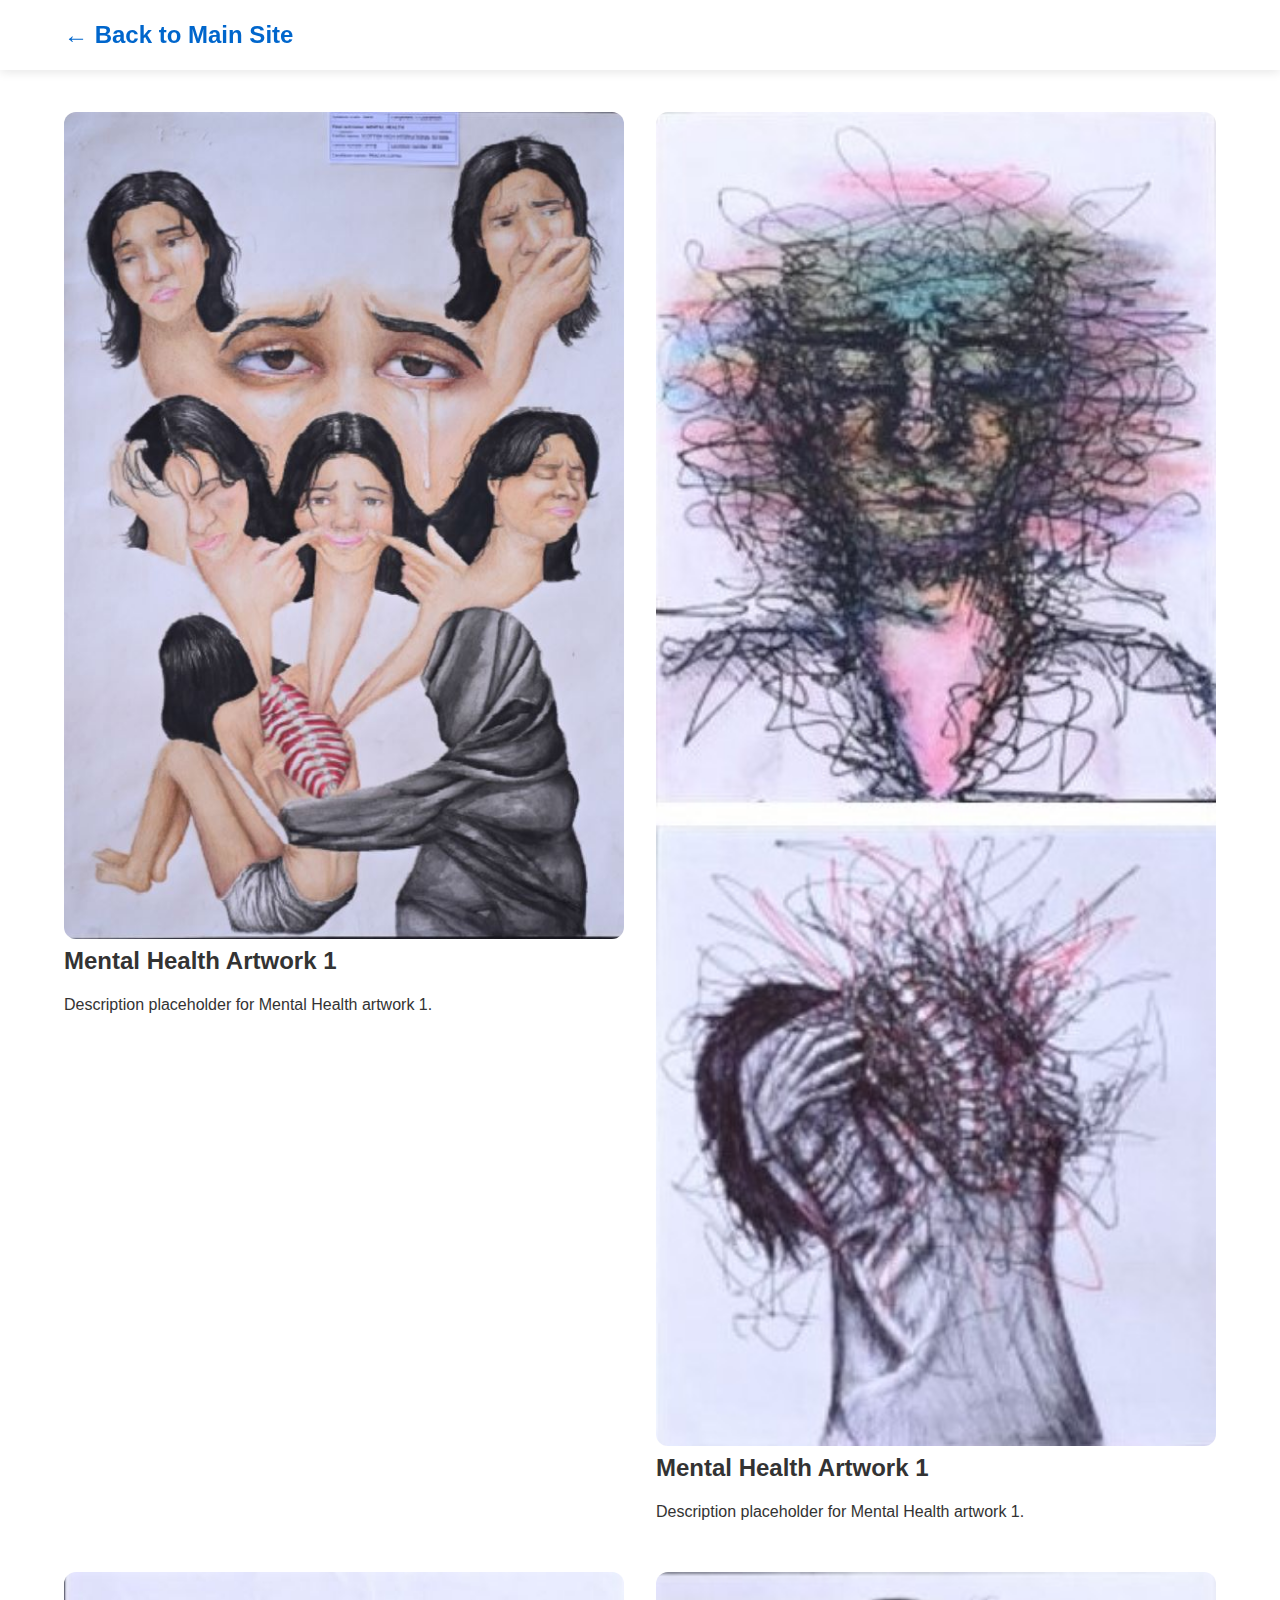
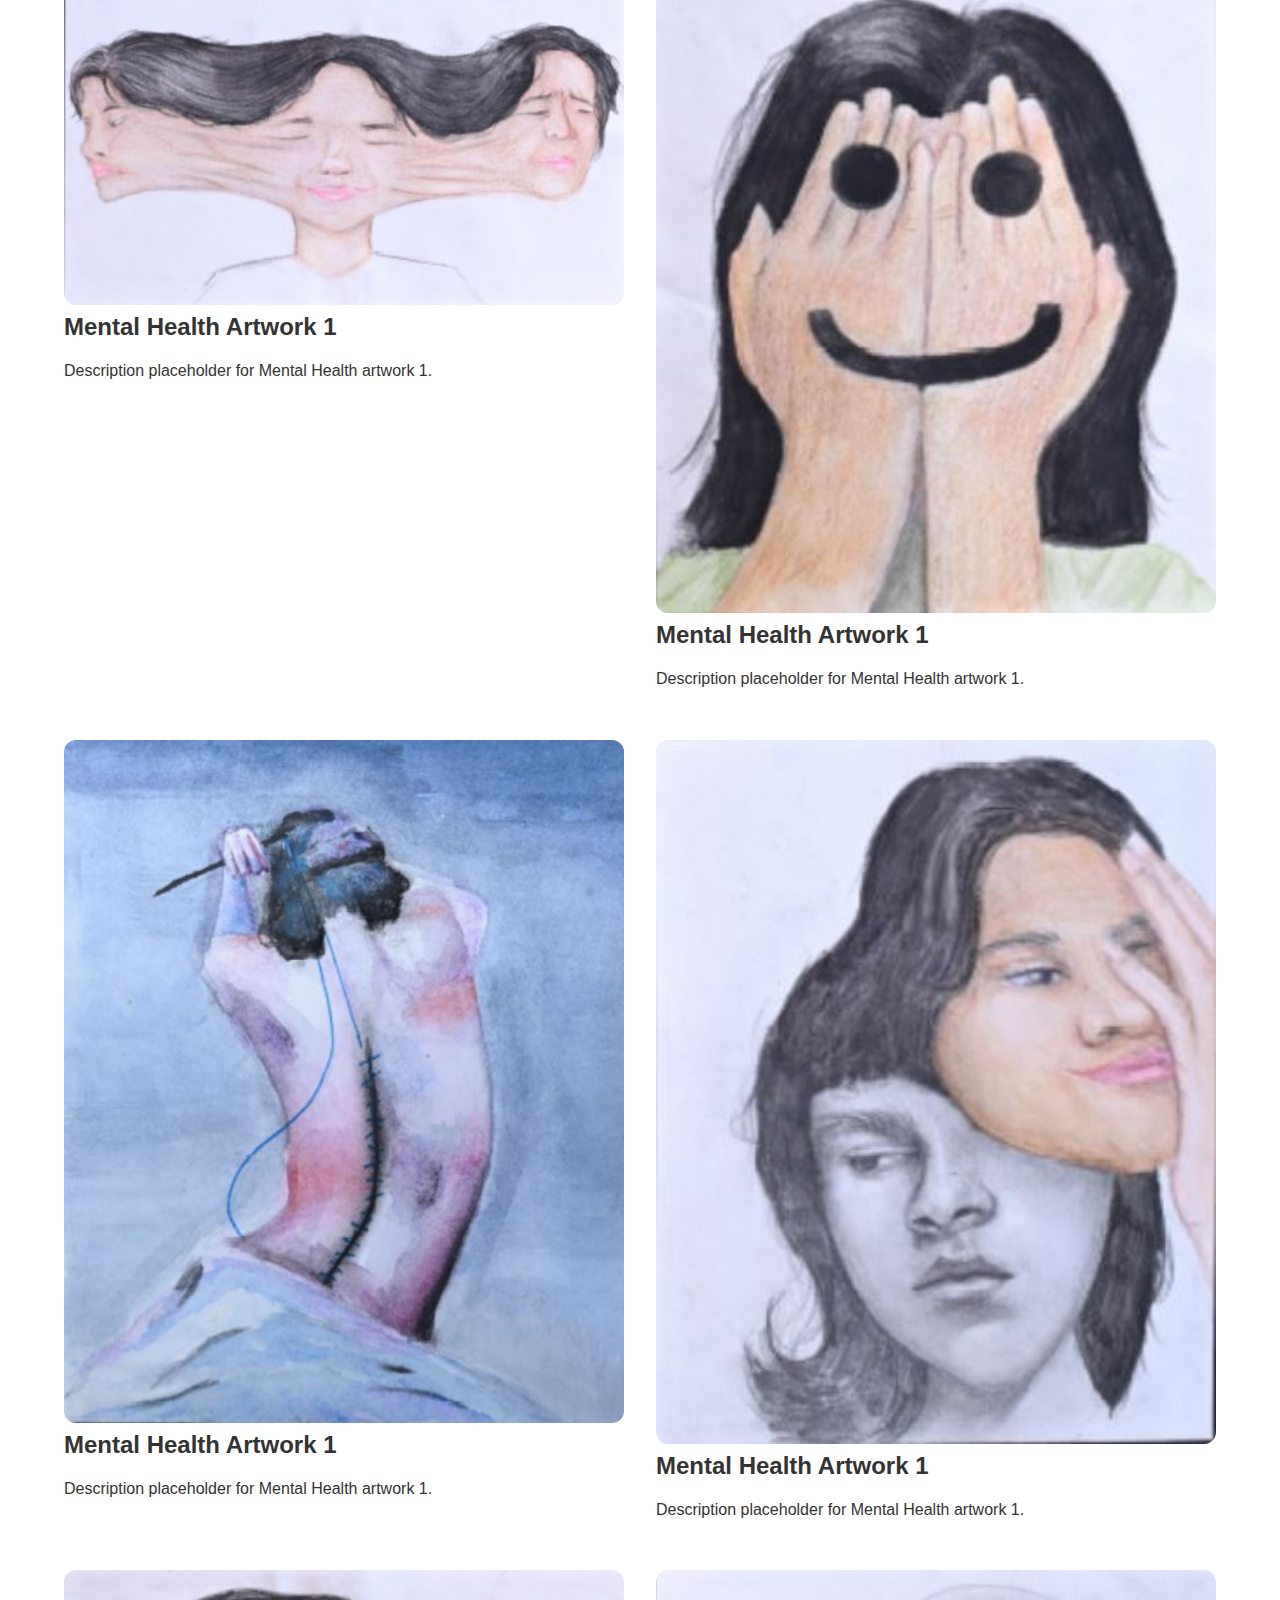
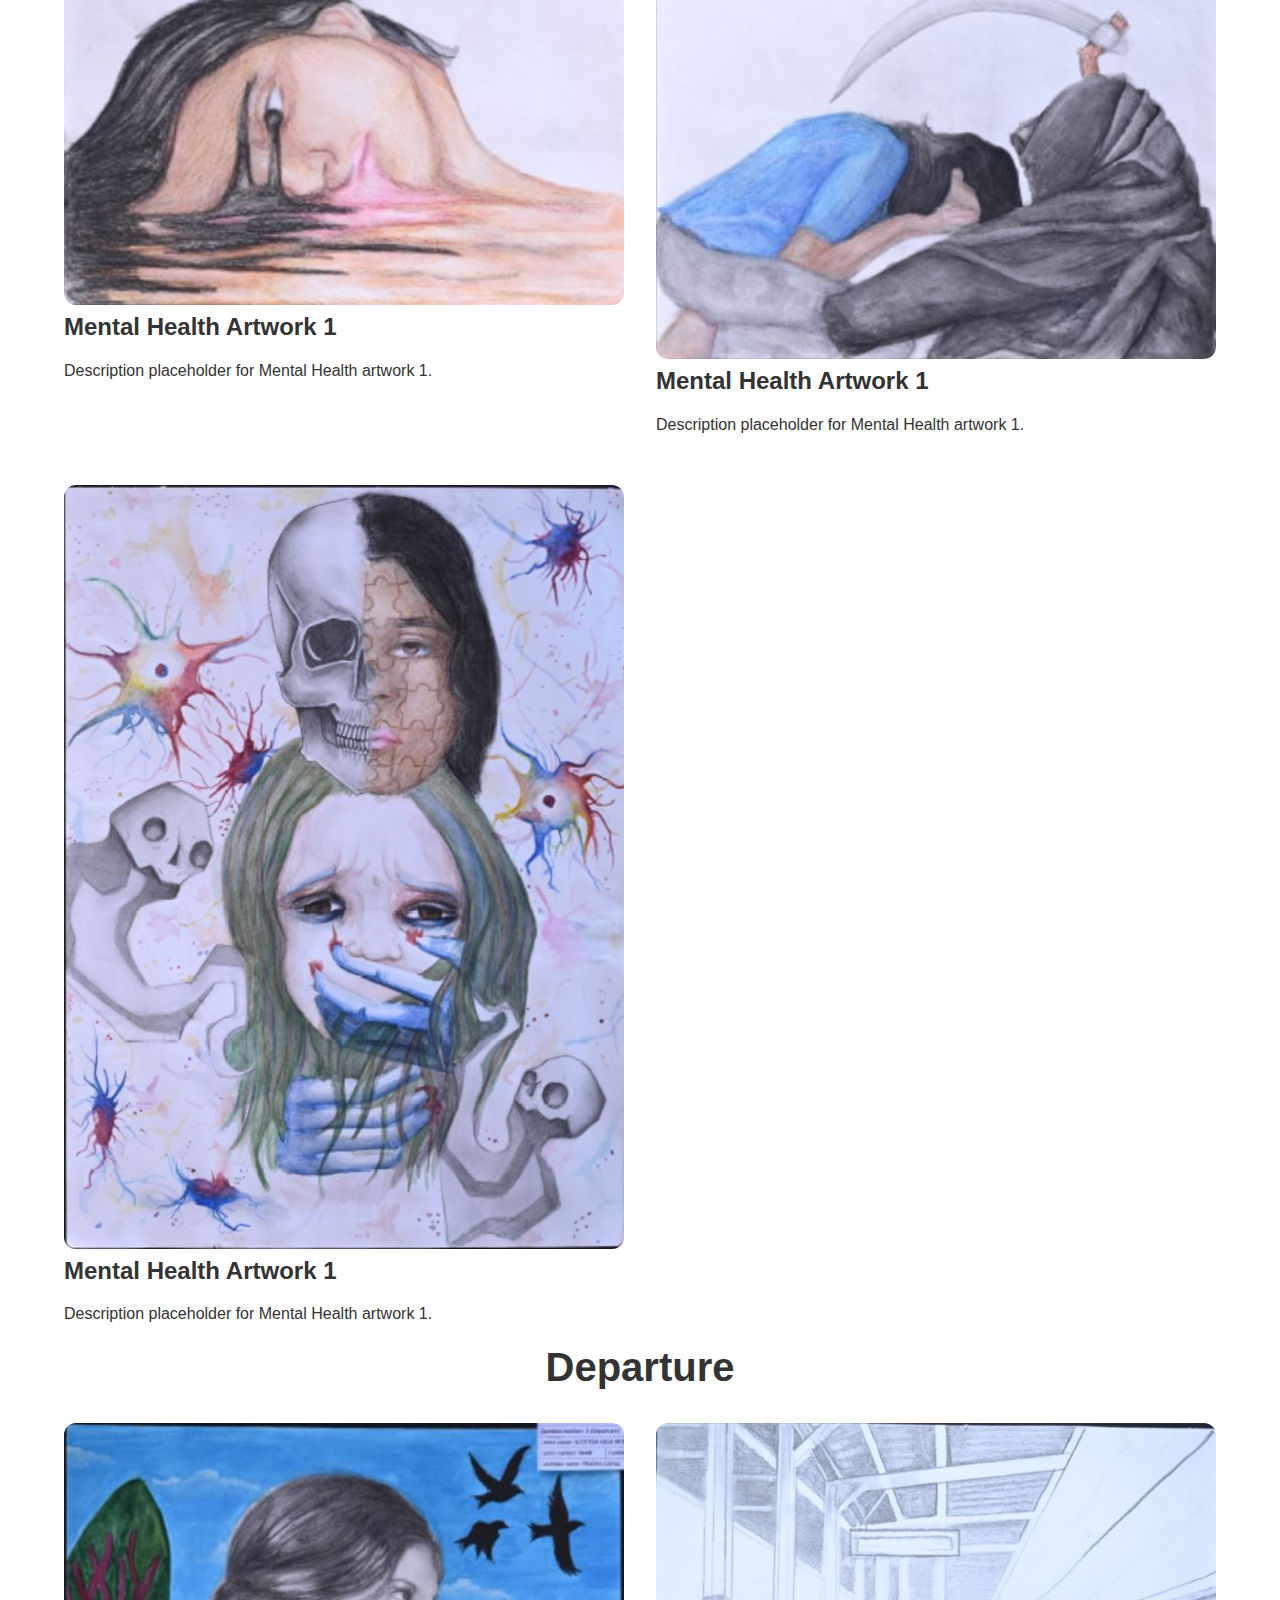
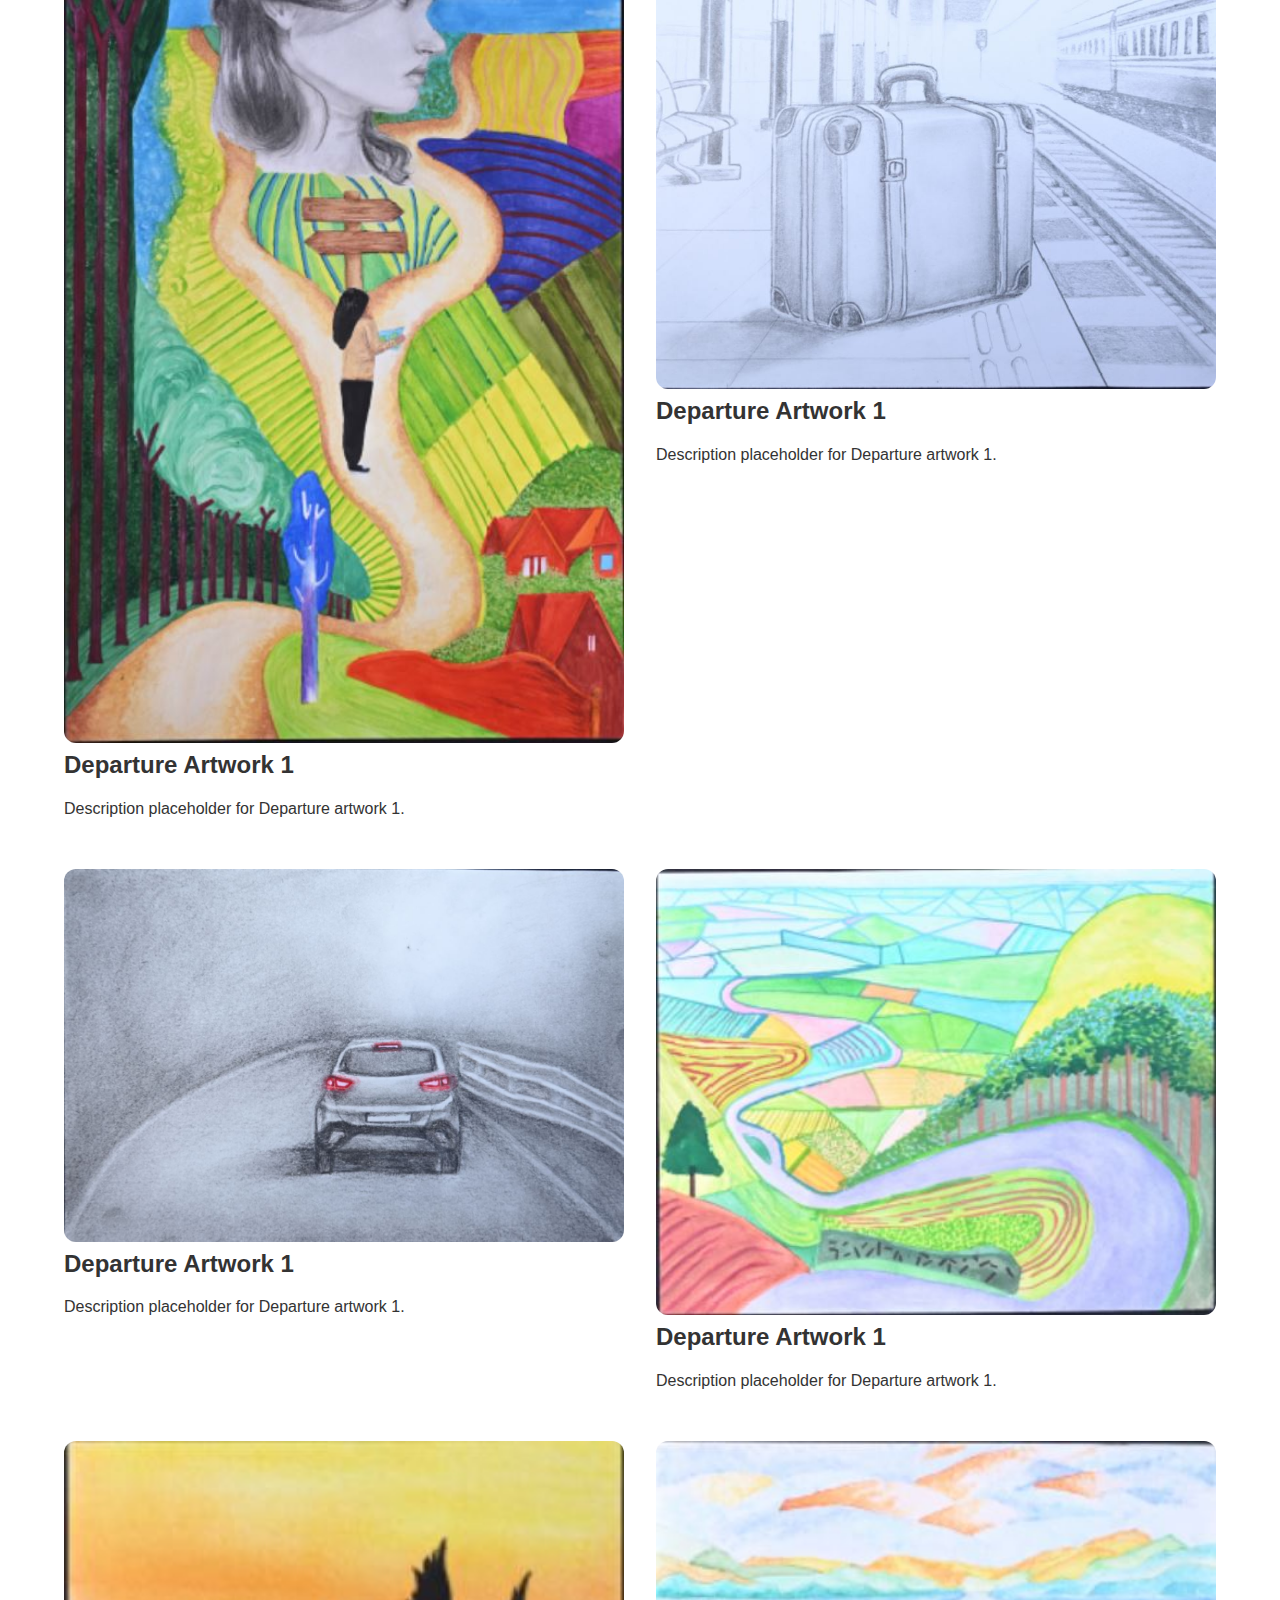
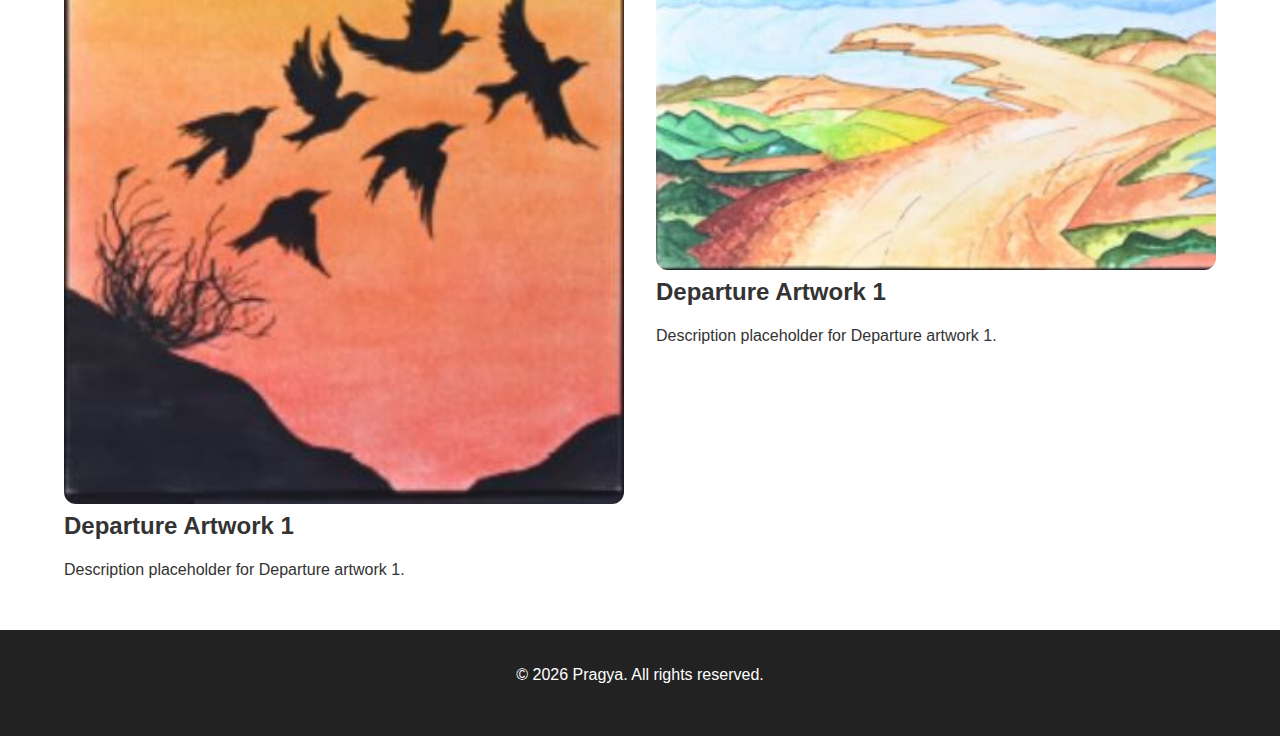
<file: artwork/index - artwork.html>
<!DOCTYPE html>
<html lang="en">
 <head>
  <meta charset="utf-8"/>
  <title>
   Artwork Showcase | Pragya
  </title>
  <link href="../css/style.css" rel="stylesheet"/>
  <style>
   .gallery {
      display: grid;
      grid-template-columns: repeat(auto-fit, minmax(400px, 1fr));
      gap: 2rem;
    }
    .full-image img {
      width: 100%;
      height: auto;
      display: block;
      border-radius: 12px;
    }
    .artwork-info {
      margin-top: 0.5rem;
    }
  </style>
 </head>
 <body>
  <header>
   <nav>
    <div class="logo">
     <a href="../index.html">
      ← Back to Main Site
     </a>
    </div>
   </nav>
  </header>
  <main class="section">
   <div class="container">
    <h2 id="mental-health">
     Mental Health
    </h2>
    <div class="gallery">
     <!-- Repeat for 10 Mental Health artworks -->
     <div class="artwork full-image">
      <img alt="Mental Health Artwork 1" src="../images/mh1.jpg"/>
      <div class="artwork-info">
       <h3>
        Mental Health Artwork 1
       </h3>
       <p>
        Description placeholder for Mental Health artwork 1.
       </p>
      </div>
     </div>
     <div class="artwork full-image">
      <img alt="Mental Health Artwork 1" src="../images/mh2.jpg"/>
      <div class="artwork-info">
       <h3>
        Mental Health Artwork 1
       </h3>
       <p>
        Description placeholder for Mental Health artwork 1.
       </p>
      </div>
     </div>
     <div class="artwork full-image">
      <img alt="Mental Health Artwork 1" src="../images/mh3.jpg"/>
      <div class="artwork-info">
       <h3>
        Mental Health Artwork 1
       </h3>
       <p>
        Description placeholder for Mental Health artwork 1.
       </p>
      </div>
     </div>
     <div class="artwork full-image">
      <img alt="Mental Health Artwork 1" src="../images/mh4.jpg"/>
      <div class="artwork-info">
       <h3>
        Mental Health Artwork 1
       </h3>
       <p>
        Description placeholder for Mental Health artwork 1.
       </p>
      </div>
     </div>
     <div class="artwork full-image">
      <img alt="Mental Health Artwork 1" src="../images/mh5.jpg"/>
      <div class="artwork-info">
       <h3>
        Mental Health Artwork 1
       </h3>
       <p>
        Description placeholder for Mental Health artwork 1.
       </p>
      </div>
     </div>
     <div class="artwork full-image">
      <img alt="Mental Health Artwork 1" src="../images/mh6.jpg"/>
      <div class="artwork-info">
       <h3>
        Mental Health Artwork 1
       </h3>
       <p>
        Description placeholder for Mental Health artwork 1.
       </p>
      </div>
     </div>
     <div class="artwork full-image">
      <img alt="Mental Health Artwork 1" src="../images/mh7.jpg"/>
      <div class="artwork-info">
       <h3>
        Mental Health Artwork 1
       </h3>
       <p>
        Description placeholder for Mental Health artwork 1.
       </p>
      </div>
     </div>
     <div class="artwork full-image">
      <img alt="Mental Health Artwork 1" src="../images/mh8.jpg"/>
      <div class="artwork-info">
       <h3>
        Mental Health Artwork 1
       </h3>
       <p>
        Description placeholder for Mental Health artwork 1.
       </p>
      </div>
     </div>
     <div class="artwork full-image">
      <img alt="Mental Health Artwork 1" src="../images/mh9.jpg"/>
      <div class="artwork-info">
       <h3>
        Mental Health Artwork 1
       </h3>
       <p>
        Description placeholder for Mental Health artwork 1.
       </p>
      </div>
     </div>

     <!-- Copy this block for mh2.jpg to mh10.jpg -->



    </div>
    <h2 id="departure">
     Departure
    </h2>
    <div class="gallery">


     <!-- Repeat for 10 Departure artworks -->
     <div class="artwork full-image">
      <img alt="Departure Artwork 1" src="../images/dep1.jpg"/>
      <div class="artwork-info">
       <h3>
        Departure Artwork 1
       </h3>
       <p>
        Description placeholder for Departure artwork 1.
       </p>
      </div>
     </div>

     <div class="artwork full-image">
      <img alt="Departure Artwork 1" src="../images/dep2.jpg"/>
      <div class="artwork-info">
       <h3>
        Departure Artwork 1
       </h3>
       <p>
        Description placeholder for Departure artwork 1.
       </p>
      </div>
     </div>

     <div class="artwork full-image">
      <img alt="Departure Artwork 1" src="../images/dep3.jpg"/>
      <div class="artwork-info">
       <h3>
        Departure Artwork 1
       </h3>
       <p>
        Description placeholder for Departure artwork 1.
       </p>
      </div>
     </div>

     <div class="artwork full-image">
      <img alt="Departure Artwork 1" src="../images/dep4.jpg"/>
      <div class="artwork-info">
       <h3>
        Departure Artwork 1
       </h3>
       <p>
        Description placeholder for Departure artwork 1.
       </p>
      </div>
     </div>

     <div class="artwork full-image">
      <img alt="Departure Artwork 1" src="../images/dep5.jpg"/>
      <div class="artwork-info">
       <h3>
        Departure Artwork 1
       </h3>
       <p>
        Description placeholder for Departure artwork 1.
       </p>
      </div>
     </div>

     <div class="artwork full-image">
      <img alt="Departure Artwork 1" src="../images/dep6.jpg"/>
      <div class="artwork-info">
       <h3>
        Departure Artwork 1
       </h3>
       <p>
        Description placeholder for Departure artwork 1.
       </p>
      </div>
     </div>




     <!-- Copy this block for departure2.jpg to departure10.jpg -->
    </div>
   </div>
  </main>
  <footer>
   <p>
    ©
    <span id="year">
    </span>
    Pragya. All rights reserved.
   </p>
  </footer>
  <script>
   document.getElementById('year').textContent = new Date().getFullYear();
  </script>
 </body>
</html>
</file>
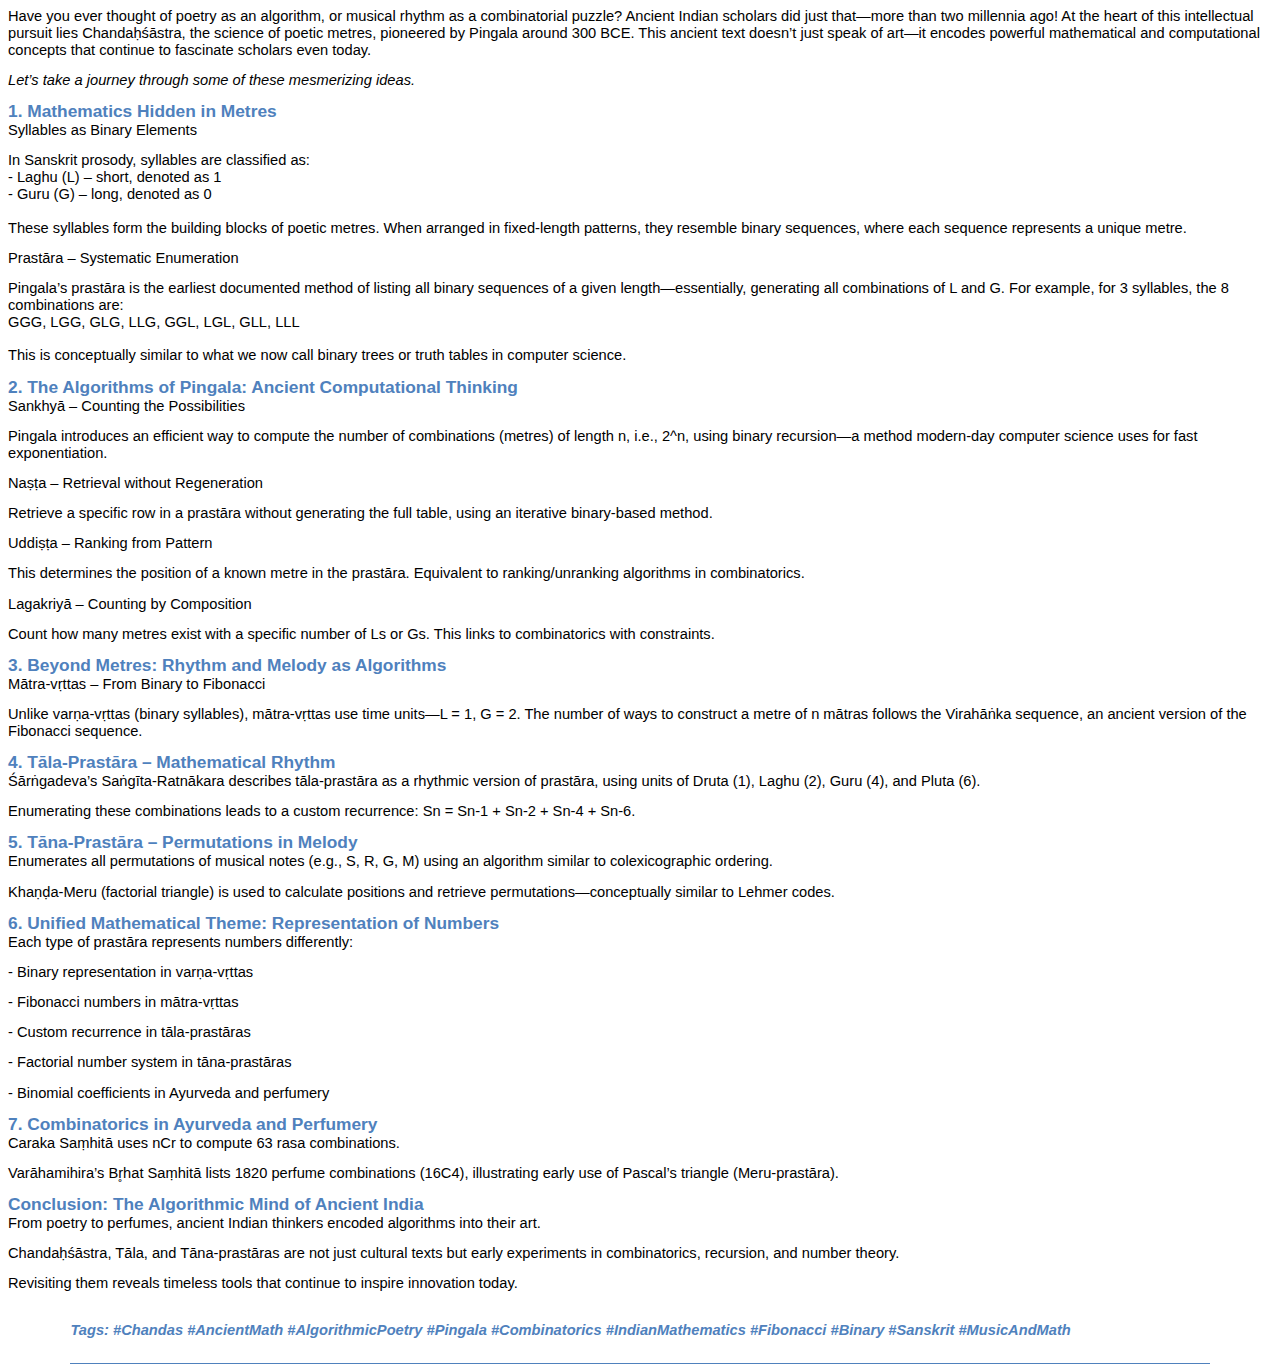
<file: blogs/maths/mblog1.htm>
<html>

<head>
<meta http-equiv=Content-Type content="text/html; charset=windows-1252">
<meta name=Generator content="Microsoft Word 12 (filtered)">
<style>
<!--
 /* Font Definitions */
 @font-face
	{font-family:Courier;
	panose-1:2 7 4 9 2 2 5 2 4 4;}
@font-face
	{font-family:"Cambria Math";
	panose-1:2 4 5 3 5 4 6 3 2 4;}
@font-face
	{font-family:Tahoma;
	panose-1:2 11 6 4 3 5 4 4 2 4;}
 /* Style Definitions */
 p.MsoNormal, li.MsoNormal, div.MsoNormal
	{margin-top:0in;
	margin-right:0in;
	margin-bottom:10.0pt;
	margin-left:0in;
	line-height:115%;
	font-size:11.0pt;
	font-family:"Cambria","serif";}
h1
	{mso-style-link:"Heading 1 Char";
	margin-top:24.0pt;
	margin-right:0in;
	margin-bottom:0in;
	margin-left:0in;
	margin-bottom:.0001pt;
	line-height:115%;
	page-break-after:avoid;
	font-size:14.0pt;
	font-family:"Calibri","sans-serif";
	color:#365F91;}
h2
	{mso-style-link:"Heading 2 Char";
	margin-top:10.0pt;
	margin-right:0in;
	margin-bottom:0in;
	margin-left:0in;
	margin-bottom:.0001pt;
	line-height:115%;
	page-break-after:avoid;
	font-size:13.0pt;
	font-family:"Calibri","sans-serif";
	color:#4F81BD;}
h3
	{mso-style-link:"Heading 3 Char";
	margin-top:10.0pt;
	margin-right:0in;
	margin-bottom:0in;
	margin-left:0in;
	margin-bottom:.0001pt;
	line-height:115%;
	page-break-after:avoid;
	font-size:11.0pt;
	font-family:"Calibri","sans-serif";
	color:#4F81BD;}
h4
	{mso-style-link:"Heading 4 Char";
	margin-top:10.0pt;
	margin-right:0in;
	margin-bottom:0in;
	margin-left:0in;
	margin-bottom:.0001pt;
	line-height:115%;
	page-break-after:avoid;
	font-size:11.0pt;
	font-family:"Calibri","sans-serif";
	color:#4F81BD;
	font-style:italic;}
h5
	{mso-style-link:"Heading 5 Char";
	margin-top:10.0pt;
	margin-right:0in;
	margin-bottom:0in;
	margin-left:0in;
	margin-bottom:.0001pt;
	line-height:115%;
	page-break-after:avoid;
	font-size:11.0pt;
	font-family:"Calibri","sans-serif";
	color:#243F60;
	font-weight:normal;}
h6
	{mso-style-link:"Heading 6 Char";
	margin-top:10.0pt;
	margin-right:0in;
	margin-bottom:0in;
	margin-left:0in;
	margin-bottom:.0001pt;
	line-height:115%;
	page-break-after:avoid;
	font-size:11.0pt;
	font-family:"Calibri","sans-serif";
	color:#243F60;
	font-weight:normal;
	font-style:italic;}
p.MsoHeading7, li.MsoHeading7, div.MsoHeading7
	{mso-style-link:"Heading 7 Char";
	margin-top:10.0pt;
	margin-right:0in;
	margin-bottom:0in;
	margin-left:0in;
	margin-bottom:.0001pt;
	line-height:115%;
	page-break-after:avoid;
	font-size:11.0pt;
	font-family:"Calibri","sans-serif";
	color:#404040;
	font-style:italic;}
p.MsoHeading8, li.MsoHeading8, div.MsoHeading8
	{mso-style-link:"Heading 8 Char";
	margin-top:10.0pt;
	margin-right:0in;
	margin-bottom:0in;
	margin-left:0in;
	margin-bottom:.0001pt;
	line-height:115%;
	page-break-after:avoid;
	font-size:10.0pt;
	font-family:"Calibri","sans-serif";
	color:#4F81BD;}
p.MsoHeading9, li.MsoHeading9, div.MsoHeading9
	{mso-style-link:"Heading 9 Char";
	margin-top:10.0pt;
	margin-right:0in;
	margin-bottom:0in;
	margin-left:0in;
	margin-bottom:.0001pt;
	line-height:115%;
	page-break-after:avoid;
	font-size:10.0pt;
	font-family:"Calibri","sans-serif";
	color:#404040;
	font-style:italic;}
p.MsoHeader, li.MsoHeader, div.MsoHeader
	{mso-style-link:"Header Char";
	margin:0in;
	margin-bottom:.0001pt;
	font-size:11.0pt;
	font-family:"Cambria","serif";}
p.MsoFooter, li.MsoFooter, div.MsoFooter
	{mso-style-link:"Footer Char";
	margin:0in;
	margin-bottom:.0001pt;
	font-size:11.0pt;
	font-family:"Cambria","serif";}
p.MsoCaption, li.MsoCaption, div.MsoCaption
	{margin-top:0in;
	margin-right:0in;
	margin-bottom:10.0pt;
	margin-left:0in;
	font-size:9.0pt;
	font-family:"Cambria","serif";
	color:#4F81BD;
	font-weight:bold;}
p.MsoMacroText, li.MsoMacroText, div.MsoMacroText
	{mso-style-link:"Macro Text Char";
	margin-top:0in;
	margin-right:0in;
	margin-bottom:10.0pt;
	margin-left:0in;
	line-height:115%;
	font-size:10.0pt;
	font-family:Courier;}
p.MsoList, li.MsoList, div.MsoList
	{margin-top:0in;
	margin-right:0in;
	margin-bottom:10.0pt;
	margin-left:.25in;
	text-indent:-.25in;
	line-height:115%;
	font-size:11.0pt;
	font-family:"Cambria","serif";}
p.MsoListCxSpFirst, li.MsoListCxSpFirst, div.MsoListCxSpFirst
	{margin-top:0in;
	margin-right:0in;
	margin-bottom:0in;
	margin-left:.25in;
	margin-bottom:.0001pt;
	text-indent:-.25in;
	line-height:115%;
	font-size:11.0pt;
	font-family:"Cambria","serif";}
p.MsoListCxSpMiddle, li.MsoListCxSpMiddle, div.MsoListCxSpMiddle
	{margin-top:0in;
	margin-right:0in;
	margin-bottom:0in;
	margin-left:.25in;
	margin-bottom:.0001pt;
	text-indent:-.25in;
	line-height:115%;
	font-size:11.0pt;
	font-family:"Cambria","serif";}
p.MsoListCxSpLast, li.MsoListCxSpLast, div.MsoListCxSpLast
	{margin-top:0in;
	margin-right:0in;
	margin-bottom:10.0pt;
	margin-left:.25in;
	text-indent:-.25in;
	line-height:115%;
	font-size:11.0pt;
	font-family:"Cambria","serif";}
p.MsoListBullet, li.MsoListBullet, div.MsoListBullet
	{margin-top:0in;
	margin-right:0in;
	margin-bottom:10.0pt;
	margin-left:.25in;
	text-indent:-.25in;
	line-height:115%;
	font-size:11.0pt;
	font-family:"Cambria","serif";}
p.MsoListBulletCxSpFirst, li.MsoListBulletCxSpFirst, div.MsoListBulletCxSpFirst
	{margin-top:0in;
	margin-right:0in;
	margin-bottom:0in;
	margin-left:.25in;
	margin-bottom:.0001pt;
	text-indent:-.25in;
	line-height:115%;
	font-size:11.0pt;
	font-family:"Cambria","serif";}
p.MsoListBulletCxSpMiddle, li.MsoListBulletCxSpMiddle, div.MsoListBulletCxSpMiddle
	{margin-top:0in;
	margin-right:0in;
	margin-bottom:0in;
	margin-left:.25in;
	margin-bottom:.0001pt;
	text-indent:-.25in;
	line-height:115%;
	font-size:11.0pt;
	font-family:"Cambria","serif";}
p.MsoListBulletCxSpLast, li.MsoListBulletCxSpLast, div.MsoListBulletCxSpLast
	{margin-top:0in;
	margin-right:0in;
	margin-bottom:10.0pt;
	margin-left:.25in;
	text-indent:-.25in;
	line-height:115%;
	font-size:11.0pt;
	font-family:"Cambria","serif";}
p.MsoListNumber, li.MsoListNumber, div.MsoListNumber
	{margin-top:0in;
	margin-right:0in;
	margin-bottom:10.0pt;
	margin-left:.25in;
	text-indent:-.25in;
	line-height:115%;
	font-size:11.0pt;
	font-family:"Cambria","serif";}
p.MsoListNumberCxSpFirst, li.MsoListNumberCxSpFirst, div.MsoListNumberCxSpFirst
	{margin-top:0in;
	margin-right:0in;
	margin-bottom:0in;
	margin-left:.25in;
	margin-bottom:.0001pt;
	text-indent:-.25in;
	line-height:115%;
	font-size:11.0pt;
	font-family:"Cambria","serif";}
p.MsoListNumberCxSpMiddle, li.MsoListNumberCxSpMiddle, div.MsoListNumberCxSpMiddle
	{margin-top:0in;
	margin-right:0in;
	margin-bottom:0in;
	margin-left:.25in;
	margin-bottom:.0001pt;
	text-indent:-.25in;
	line-height:115%;
	font-size:11.0pt;
	font-family:"Cambria","serif";}
p.MsoListNumberCxSpLast, li.MsoListNumberCxSpLast, div.MsoListNumberCxSpLast
	{margin-top:0in;
	margin-right:0in;
	margin-bottom:10.0pt;
	margin-left:.25in;
	text-indent:-.25in;
	line-height:115%;
	font-size:11.0pt;
	font-family:"Cambria","serif";}
p.MsoList2, li.MsoList2, div.MsoList2
	{margin-top:0in;
	margin-right:0in;
	margin-bottom:10.0pt;
	margin-left:.5in;
	text-indent:-.25in;
	line-height:115%;
	font-size:11.0pt;
	font-family:"Cambria","serif";}
p.MsoList2CxSpFirst, li.MsoList2CxSpFirst, div.MsoList2CxSpFirst
	{margin-top:0in;
	margin-right:0in;
	margin-bottom:0in;
	margin-left:.5in;
	margin-bottom:.0001pt;
	text-indent:-.25in;
	line-height:115%;
	font-size:11.0pt;
	font-family:"Cambria","serif";}
p.MsoList2CxSpMiddle, li.MsoList2CxSpMiddle, div.MsoList2CxSpMiddle
	{margin-top:0in;
	margin-right:0in;
	margin-bottom:0in;
	margin-left:.5in;
	margin-bottom:.0001pt;
	text-indent:-.25in;
	line-height:115%;
	font-size:11.0pt;
	font-family:"Cambria","serif";}
p.MsoList2CxSpLast, li.MsoList2CxSpLast, div.MsoList2CxSpLast
	{margin-top:0in;
	margin-right:0in;
	margin-bottom:10.0pt;
	margin-left:.5in;
	text-indent:-.25in;
	line-height:115%;
	font-size:11.0pt;
	font-family:"Cambria","serif";}
p.MsoList3, li.MsoList3, div.MsoList3
	{margin-top:0in;
	margin-right:0in;
	margin-bottom:10.0pt;
	margin-left:.75in;
	text-indent:-.25in;
	line-height:115%;
	font-size:11.0pt;
	font-family:"Cambria","serif";}
p.MsoList3CxSpFirst, li.MsoList3CxSpFirst, div.MsoList3CxSpFirst
	{margin-top:0in;
	margin-right:0in;
	margin-bottom:0in;
	margin-left:.75in;
	margin-bottom:.0001pt;
	text-indent:-.25in;
	line-height:115%;
	font-size:11.0pt;
	font-family:"Cambria","serif";}
p.MsoList3CxSpMiddle, li.MsoList3CxSpMiddle, div.MsoList3CxSpMiddle
	{margin-top:0in;
	margin-right:0in;
	margin-bottom:0in;
	margin-left:.75in;
	margin-bottom:.0001pt;
	text-indent:-.25in;
	line-height:115%;
	font-size:11.0pt;
	font-family:"Cambria","serif";}
p.MsoList3CxSpLast, li.MsoList3CxSpLast, div.MsoList3CxSpLast
	{margin-top:0in;
	margin-right:0in;
	margin-bottom:10.0pt;
	margin-left:.75in;
	text-indent:-.25in;
	line-height:115%;
	font-size:11.0pt;
	font-family:"Cambria","serif";}
p.MsoListBullet2, li.MsoListBullet2, div.MsoListBullet2
	{margin-top:0in;
	margin-right:0in;
	margin-bottom:10.0pt;
	margin-left:.5in;
	text-indent:-.25in;
	line-height:115%;
	font-size:11.0pt;
	font-family:"Cambria","serif";}
p.MsoListBullet2CxSpFirst, li.MsoListBullet2CxSpFirst, div.MsoListBullet2CxSpFirst
	{margin-top:0in;
	margin-right:0in;
	margin-bottom:0in;
	margin-left:.5in;
	margin-bottom:.0001pt;
	text-indent:-.25in;
	line-height:115%;
	font-size:11.0pt;
	font-family:"Cambria","serif";}
p.MsoListBullet2CxSpMiddle, li.MsoListBullet2CxSpMiddle, div.MsoListBullet2CxSpMiddle
	{margin-top:0in;
	margin-right:0in;
	margin-bottom:0in;
	margin-left:.5in;
	margin-bottom:.0001pt;
	text-indent:-.25in;
	line-height:115%;
	font-size:11.0pt;
	font-family:"Cambria","serif";}
p.MsoListBullet2CxSpLast, li.MsoListBullet2CxSpLast, div.MsoListBullet2CxSpLast
	{margin-top:0in;
	margin-right:0in;
	margin-bottom:10.0pt;
	margin-left:.5in;
	text-indent:-.25in;
	line-height:115%;
	font-size:11.0pt;
	font-family:"Cambria","serif";}
p.MsoListBullet3, li.MsoListBullet3, div.MsoListBullet3
	{margin-top:0in;
	margin-right:0in;
	margin-bottom:10.0pt;
	margin-left:.75in;
	text-indent:-.25in;
	line-height:115%;
	font-size:11.0pt;
	font-family:"Cambria","serif";}
p.MsoListBullet3CxSpFirst, li.MsoListBullet3CxSpFirst, div.MsoListBullet3CxSpFirst
	{margin-top:0in;
	margin-right:0in;
	margin-bottom:0in;
	margin-left:.75in;
	margin-bottom:.0001pt;
	text-indent:-.25in;
	line-height:115%;
	font-size:11.0pt;
	font-family:"Cambria","serif";}
p.MsoListBullet3CxSpMiddle, li.MsoListBullet3CxSpMiddle, div.MsoListBullet3CxSpMiddle
	{margin-top:0in;
	margin-right:0in;
	margin-bottom:0in;
	margin-left:.75in;
	margin-bottom:.0001pt;
	text-indent:-.25in;
	line-height:115%;
	font-size:11.0pt;
	font-family:"Cambria","serif";}
p.MsoListBullet3CxSpLast, li.MsoListBullet3CxSpLast, div.MsoListBullet3CxSpLast
	{margin-top:0in;
	margin-right:0in;
	margin-bottom:10.0pt;
	margin-left:.75in;
	text-indent:-.25in;
	line-height:115%;
	font-size:11.0pt;
	font-family:"Cambria","serif";}
p.MsoListNumber2, li.MsoListNumber2, div.MsoListNumber2
	{margin-top:0in;
	margin-right:0in;
	margin-bottom:10.0pt;
	margin-left:.5in;
	text-indent:-.25in;
	line-height:115%;
	font-size:11.0pt;
	font-family:"Cambria","serif";}
p.MsoListNumber2CxSpFirst, li.MsoListNumber2CxSpFirst, div.MsoListNumber2CxSpFirst
	{margin-top:0in;
	margin-right:0in;
	margin-bottom:0in;
	margin-left:.5in;
	margin-bottom:.0001pt;
	text-indent:-.25in;
	line-height:115%;
	font-size:11.0pt;
	font-family:"Cambria","serif";}
p.MsoListNumber2CxSpMiddle, li.MsoListNumber2CxSpMiddle, div.MsoListNumber2CxSpMiddle
	{margin-top:0in;
	margin-right:0in;
	margin-bottom:0in;
	margin-left:.5in;
	margin-bottom:.0001pt;
	text-indent:-.25in;
	line-height:115%;
	font-size:11.0pt;
	font-family:"Cambria","serif";}
p.MsoListNumber2CxSpLast, li.MsoListNumber2CxSpLast, div.MsoListNumber2CxSpLast
	{margin-top:0in;
	margin-right:0in;
	margin-bottom:10.0pt;
	margin-left:.5in;
	text-indent:-.25in;
	line-height:115%;
	font-size:11.0pt;
	font-family:"Cambria","serif";}
p.MsoListNumber3, li.MsoListNumber3, div.MsoListNumber3
	{margin-top:0in;
	margin-right:0in;
	margin-bottom:10.0pt;
	margin-left:.75in;
	text-indent:-.25in;
	line-height:115%;
	font-size:11.0pt;
	font-family:"Cambria","serif";}
p.MsoListNumber3CxSpFirst, li.MsoListNumber3CxSpFirst, div.MsoListNumber3CxSpFirst
	{margin-top:0in;
	margin-right:0in;
	margin-bottom:0in;
	margin-left:.75in;
	margin-bottom:.0001pt;
	text-indent:-.25in;
	line-height:115%;
	font-size:11.0pt;
	font-family:"Cambria","serif";}
p.MsoListNumber3CxSpMiddle, li.MsoListNumber3CxSpMiddle, div.MsoListNumber3CxSpMiddle
	{margin-top:0in;
	margin-right:0in;
	margin-bottom:0in;
	margin-left:.75in;
	margin-bottom:.0001pt;
	text-indent:-.25in;
	line-height:115%;
	font-size:11.0pt;
	font-family:"Cambria","serif";}
p.MsoListNumber3CxSpLast, li.MsoListNumber3CxSpLast, div.MsoListNumber3CxSpLast
	{margin-top:0in;
	margin-right:0in;
	margin-bottom:10.0pt;
	margin-left:.75in;
	text-indent:-.25in;
	line-height:115%;
	font-size:11.0pt;
	font-family:"Cambria","serif";}
p.MsoTitle, li.MsoTitle, div.MsoTitle
	{mso-style-link:"Title Char";
	margin-top:0in;
	margin-right:0in;
	margin-bottom:15.0pt;
	margin-left:0in;
	border:none;
	padding:0in;
	font-size:26.0pt;
	font-family:"Calibri","sans-serif";
	color:#17365D;
	letter-spacing:.25pt;}
p.MsoTitleCxSpFirst, li.MsoTitleCxSpFirst, div.MsoTitleCxSpFirst
	{mso-style-link:"Title Char";
	margin:0in;
	margin-bottom:.0001pt;
	border:none;
	padding:0in;
	font-size:26.0pt;
	font-family:"Calibri","sans-serif";
	color:#17365D;
	letter-spacing:.25pt;}
p.MsoTitleCxSpMiddle, li.MsoTitleCxSpMiddle, div.MsoTitleCxSpMiddle
	{mso-style-link:"Title Char";
	margin:0in;
	margin-bottom:.0001pt;
	border:none;
	padding:0in;
	font-size:26.0pt;
	font-family:"Calibri","sans-serif";
	color:#17365D;
	letter-spacing:.25pt;}
p.MsoTitleCxSpLast, li.MsoTitleCxSpLast, div.MsoTitleCxSpLast
	{mso-style-link:"Title Char";
	margin-top:0in;
	margin-right:0in;
	margin-bottom:15.0pt;
	margin-left:0in;
	border:none;
	padding:0in;
	font-size:26.0pt;
	font-family:"Calibri","sans-serif";
	color:#17365D;
	letter-spacing:.25pt;}
p.MsoBodyText, li.MsoBodyText, div.MsoBodyText
	{mso-style-link:"Body Text Char";
	margin-top:0in;
	margin-right:0in;
	margin-bottom:6.0pt;
	margin-left:0in;
	line-height:115%;
	font-size:11.0pt;
	font-family:"Cambria","serif";}
p.MsoListContinue, li.MsoListContinue, div.MsoListContinue
	{margin-top:0in;
	margin-right:0in;
	margin-bottom:6.0pt;
	margin-left:.25in;
	line-height:115%;
	font-size:11.0pt;
	font-family:"Cambria","serif";}
p.MsoListContinueCxSpFirst, li.MsoListContinueCxSpFirst, div.MsoListContinueCxSpFirst
	{margin-top:0in;
	margin-right:0in;
	margin-bottom:0in;
	margin-left:.25in;
	margin-bottom:.0001pt;
	line-height:115%;
	font-size:11.0pt;
	font-family:"Cambria","serif";}
p.MsoListContinueCxSpMiddle, li.MsoListContinueCxSpMiddle, div.MsoListContinueCxSpMiddle
	{margin-top:0in;
	margin-right:0in;
	margin-bottom:0in;
	margin-left:.25in;
	margin-bottom:.0001pt;
	line-height:115%;
	font-size:11.0pt;
	font-family:"Cambria","serif";}
p.MsoListContinueCxSpLast, li.MsoListContinueCxSpLast, div.MsoListContinueCxSpLast
	{margin-top:0in;
	margin-right:0in;
	margin-bottom:6.0pt;
	margin-left:.25in;
	line-height:115%;
	font-size:11.0pt;
	font-family:"Cambria","serif";}
p.MsoListContinue2, li.MsoListContinue2, div.MsoListContinue2
	{margin-top:0in;
	margin-right:0in;
	margin-bottom:6.0pt;
	margin-left:.5in;
	line-height:115%;
	font-size:11.0pt;
	font-family:"Cambria","serif";}
p.MsoListContinue2CxSpFirst, li.MsoListContinue2CxSpFirst, div.MsoListContinue2CxSpFirst
	{margin-top:0in;
	margin-right:0in;
	margin-bottom:0in;
	margin-left:.5in;
	margin-bottom:.0001pt;
	line-height:115%;
	font-size:11.0pt;
	font-family:"Cambria","serif";}
p.MsoListContinue2CxSpMiddle, li.MsoListContinue2CxSpMiddle, div.MsoListContinue2CxSpMiddle
	{margin-top:0in;
	margin-right:0in;
	margin-bottom:0in;
	margin-left:.5in;
	margin-bottom:.0001pt;
	line-height:115%;
	font-size:11.0pt;
	font-family:"Cambria","serif";}
p.MsoListContinue2CxSpLast, li.MsoListContinue2CxSpLast, div.MsoListContinue2CxSpLast
	{margin-top:0in;
	margin-right:0in;
	margin-bottom:6.0pt;
	margin-left:.5in;
	line-height:115%;
	font-size:11.0pt;
	font-family:"Cambria","serif";}
p.MsoListContinue3, li.MsoListContinue3, div.MsoListContinue3
	{margin-top:0in;
	margin-right:0in;
	margin-bottom:6.0pt;
	margin-left:.75in;
	line-height:115%;
	font-size:11.0pt;
	font-family:"Cambria","serif";}
p.MsoListContinue3CxSpFirst, li.MsoListContinue3CxSpFirst, div.MsoListContinue3CxSpFirst
	{margin-top:0in;
	margin-right:0in;
	margin-bottom:0in;
	margin-left:.75in;
	margin-bottom:.0001pt;
	line-height:115%;
	font-size:11.0pt;
	font-family:"Cambria","serif";}
p.MsoListContinue3CxSpMiddle, li.MsoListContinue3CxSpMiddle, div.MsoListContinue3CxSpMiddle
	{margin-top:0in;
	margin-right:0in;
	margin-bottom:0in;
	margin-left:.75in;
	margin-bottom:.0001pt;
	line-height:115%;
	font-size:11.0pt;
	font-family:"Cambria","serif";}
p.MsoListContinue3CxSpLast, li.MsoListContinue3CxSpLast, div.MsoListContinue3CxSpLast
	{margin-top:0in;
	margin-right:0in;
	margin-bottom:6.0pt;
	margin-left:.75in;
	line-height:115%;
	font-size:11.0pt;
	font-family:"Cambria","serif";}
p.MsoSubtitle, li.MsoSubtitle, div.MsoSubtitle
	{mso-style-link:"Subtitle Char";
	margin-top:0in;
	margin-right:0in;
	margin-bottom:10.0pt;
	margin-left:0in;
	line-height:115%;
	font-size:12.0pt;
	font-family:"Calibri","sans-serif";
	color:#4F81BD;
	letter-spacing:.75pt;
	font-style:italic;}
p.MsoBodyText2, li.MsoBodyText2, div.MsoBodyText2
	{mso-style-link:"Body Text 2 Char";
	margin-top:0in;
	margin-right:0in;
	margin-bottom:6.0pt;
	margin-left:0in;
	line-height:200%;
	font-size:11.0pt;
	font-family:"Cambria","serif";}
p.MsoBodyText3, li.MsoBodyText3, div.MsoBodyText3
	{mso-style-link:"Body Text 3 Char";
	margin-top:0in;
	margin-right:0in;
	margin-bottom:6.0pt;
	margin-left:0in;
	line-height:115%;
	font-size:8.0pt;
	font-family:"Cambria","serif";}
p.MsoAcetate, li.MsoAcetate, div.MsoAcetate
	{mso-style-link:"Balloon Text Char";
	margin:0in;
	margin-bottom:.0001pt;
	font-size:8.0pt;
	font-family:"Tahoma","sans-serif";}
p.MsoNoSpacing, li.MsoNoSpacing, div.MsoNoSpacing
	{margin:0in;
	margin-bottom:.0001pt;
	font-size:11.0pt;
	font-family:"Cambria","serif";}
p.MsoListParagraph, li.MsoListParagraph, div.MsoListParagraph
	{margin-top:0in;
	margin-right:0in;
	margin-bottom:10.0pt;
	margin-left:.5in;
	line-height:115%;
	font-size:11.0pt;
	font-family:"Cambria","serif";}
p.MsoListParagraphCxSpFirst, li.MsoListParagraphCxSpFirst, div.MsoListParagraphCxSpFirst
	{margin-top:0in;
	margin-right:0in;
	margin-bottom:0in;
	margin-left:.5in;
	margin-bottom:.0001pt;
	line-height:115%;
	font-size:11.0pt;
	font-family:"Cambria","serif";}
p.MsoListParagraphCxSpMiddle, li.MsoListParagraphCxSpMiddle, div.MsoListParagraphCxSpMiddle
	{margin-top:0in;
	margin-right:0in;
	margin-bottom:0in;
	margin-left:.5in;
	margin-bottom:.0001pt;
	line-height:115%;
	font-size:11.0pt;
	font-family:"Cambria","serif";}
p.MsoListParagraphCxSpLast, li.MsoListParagraphCxSpLast, div.MsoListParagraphCxSpLast
	{margin-top:0in;
	margin-right:0in;
	margin-bottom:10.0pt;
	margin-left:.5in;
	line-height:115%;
	font-size:11.0pt;
	font-family:"Cambria","serif";}
p.MsoQuote, li.MsoQuote, div.MsoQuote
	{mso-style-link:"Quote Char";
	margin-top:0in;
	margin-right:0in;
	margin-bottom:10.0pt;
	margin-left:0in;
	line-height:115%;
	font-size:11.0pt;
	font-family:"Cambria","serif";
	color:black;
	font-style:italic;}
p.MsoIntenseQuote, li.MsoIntenseQuote, div.MsoIntenseQuote
	{mso-style-link:"Intense Quote Char";
	margin-top:10.0pt;
	margin-right:.65in;
	margin-bottom:14.0pt;
	margin-left:.65in;
	line-height:115%;
	border:none;
	padding:0in;
	font-size:11.0pt;
	font-family:"Cambria","serif";
	color:#4F81BD;
	font-weight:bold;
	font-style:italic;}
span.MsoSubtleEmphasis
	{color:gray;
	font-style:italic;}
span.MsoIntenseEmphasis
	{color:#4F81BD;
	font-weight:bold;
	font-style:italic;}
span.MsoSubtleReference
	{font-variant:small-caps;
	color:#C0504D;
	text-decoration:underline;}
span.MsoIntenseReference
	{font-variant:small-caps;
	color:#C0504D;
	letter-spacing:.25pt;
	font-weight:bold;
	text-decoration:underline;}
span.MsoBookTitle
	{font-variant:small-caps;
	letter-spacing:.25pt;
	font-weight:bold;}
p.MsoTocHeading, li.MsoTocHeading, div.MsoTocHeading
	{margin-top:24.0pt;
	margin-right:0in;
	margin-bottom:0in;
	margin-left:0in;
	margin-bottom:.0001pt;
	line-height:115%;
	page-break-after:avoid;
	font-size:14.0pt;
	font-family:"Calibri","sans-serif";
	color:#365F91;
	font-weight:bold;}
span.HeaderChar
	{mso-style-name:"Header Char";
	mso-style-link:Header;}
span.FooterChar
	{mso-style-name:"Footer Char";
	mso-style-link:Footer;}
span.Heading1Char
	{mso-style-name:"Heading 1 Char";
	mso-style-link:"Heading 1";
	font-family:"Calibri","sans-serif";
	color:#365F91;
	font-weight:bold;}
span.Heading2Char
	{mso-style-name:"Heading 2 Char";
	mso-style-link:"Heading 2";
	font-family:"Calibri","sans-serif";
	color:#4F81BD;
	font-weight:bold;}
span.Heading3Char
	{mso-style-name:"Heading 3 Char";
	mso-style-link:"Heading 3";
	font-family:"Calibri","sans-serif";
	color:#4F81BD;
	font-weight:bold;}
span.TitleChar
	{mso-style-name:"Title Char";
	mso-style-link:Title;
	font-family:"Calibri","sans-serif";
	color:#17365D;
	letter-spacing:.25pt;}
span.SubtitleChar
	{mso-style-name:"Subtitle Char";
	mso-style-link:Subtitle;
	font-family:"Calibri","sans-serif";
	color:#4F81BD;
	letter-spacing:.75pt;
	font-style:italic;}
span.BodyTextChar
	{mso-style-name:"Body Text Char";
	mso-style-link:"Body Text";}
span.BodyText2Char
	{mso-style-name:"Body Text 2 Char";
	mso-style-link:"Body Text 2";}
span.BodyText3Char
	{mso-style-name:"Body Text 3 Char";
	mso-style-link:"Body Text 3";}
span.MacroTextChar
	{mso-style-name:"Macro Text Char";
	mso-style-link:"Macro Text";
	font-family:Courier;}
span.QuoteChar
	{mso-style-name:"Quote Char";
	mso-style-link:Quote;
	color:black;
	font-style:italic;}
span.Heading4Char
	{mso-style-name:"Heading 4 Char";
	mso-style-link:"Heading 4";
	font-family:"Calibri","sans-serif";
	color:#4F81BD;
	font-weight:bold;
	font-style:italic;}
span.Heading5Char
	{mso-style-name:"Heading 5 Char";
	mso-style-link:"Heading 5";
	font-family:"Calibri","sans-serif";
	color:#243F60;}
span.Heading6Char
	{mso-style-name:"Heading 6 Char";
	mso-style-link:"Heading 6";
	font-family:"Calibri","sans-serif";
	color:#243F60;
	font-style:italic;}
span.Heading7Char
	{mso-style-name:"Heading 7 Char";
	mso-style-link:"Heading 7";
	font-family:"Calibri","sans-serif";
	color:#404040;
	font-style:italic;}
span.Heading8Char
	{mso-style-name:"Heading 8 Char";
	mso-style-link:"Heading 8";
	font-family:"Calibri","sans-serif";
	color:#4F81BD;}
span.Heading9Char
	{mso-style-name:"Heading 9 Char";
	mso-style-link:"Heading 9";
	font-family:"Calibri","sans-serif";
	color:#404040;
	font-style:italic;}
span.IntenseQuoteChar
	{mso-style-name:"Intense Quote Char";
	mso-style-link:"Intense Quote";
	color:#4F81BD;
	font-weight:bold;
	font-style:italic;}
span.BalloonTextChar
	{mso-style-name:"Balloon Text Char";
	mso-style-link:"Balloon Text";
	font-family:"Tahoma","sans-serif";}
.MsoPapDefault
	{margin-bottom:10.0pt;
	line-height:115%;}
@page Section1
	{size:8.5in 11.0in;
	margin:1.0in 1.25in 1.0in 1.25in;}
div.Section1
	{page:Section1;}
 /* List Definitions */
 ol
	{margin-bottom:0in;}
ul
	{margin-bottom:0in;}
-->
</style>

</head>

<body lang=EN-US>

<div class=Section1>

<p class=MsoNormal><span style='font-family:"Arial","sans-serif"'>Have you ever
thought of poetry as an algorithm, or musical rhythm as a combinatorial puzzle?
Ancient Indian scholars did just that�more than two millennia ago! At the heart
of this intellectual pursuit lies Chanda&#7717;&#347;&#257;stra, the science of
poetic metres, pioneered by Pingala around 300 BCE. This ancient text doesn�t
just speak of art�it encodes powerful mathematical and computational concepts
that continue to fascinate scholars even today.</span></p>

<p class=MsoNormal><i><span style='font-family:"Arial","sans-serif"'>Let�s take
a journey through some of these mesmerizing ideas.</span></i></p>

<h2><span style='font-family:"Arial","sans-serif"'>1. Mathematics Hidden in
Metres</span></h2>

<p class=MsoNormal><span style='font-family:"Arial","sans-serif"'>Syllables as
Binary Elements</span></p>

<p class=MsoNormal><span style='font-family:"Arial","sans-serif"'>In Sanskrit
prosody, syllables are classified as:<br>
- Laghu (L) � short, denoted as 1<br>
- Guru (G) � long, denoted as 0<br>
<br>
These syllables form the building blocks of poetic metres. When arranged in
fixed-length patterns, they resemble binary sequences, where each sequence
represents a unique metre.</span></p>

<p class=MsoNormal><span style='font-family:"Arial","sans-serif"'>Prast&#257;ra
� Systematic Enumeration</span></p>

<p class=MsoNormal><span style='font-family:"Arial","sans-serif"'>Pingala�s
prast&#257;ra is the earliest documented method of listing all binary sequences
of a given length�essentially, generating all combinations of L and G. For
example, for 3 syllables, the 8 combinations are:<br>
GGG, LGG, GLG, LLG, GGL, LGL, GLL, LLL<br>
<br>
This is conceptually similar to what we now call binary trees or truth tables
in computer science.</span></p>

<h2><span style='font-family:"Arial","sans-serif"'>2. The Algorithms of
Pingala: Ancient Computational Thinking</span></h2>

<p class=MsoNormal><span style='font-family:"Arial","sans-serif"'>Sankhy&#257;
� Counting the Possibilities</span></p>

<p class=MsoNormal><span style='font-family:"Arial","sans-serif"'>Pingala
introduces an efficient way to compute the number of combinations (metres) of
length n, i.e., 2^n, using binary recursion�a method modern-day computer
science uses for fast exponentiation.</span></p>

<p class=MsoNormal><span style='font-family:"Arial","sans-serif"'>Na&#7779;&#7789;a
� Retrieval without Regeneration</span></p>

<p class=MsoNormal><span style='font-family:"Arial","sans-serif"'>Retrieve a
specific row in a prast&#257;ra without generating the full table, using an
iterative binary-based method.</span></p>

<p class=MsoNormal><span style='font-family:"Arial","sans-serif"'>Uddi&#7779;&#7789;a
� Ranking from Pattern</span></p>

<p class=MsoNormal><span style='font-family:"Arial","sans-serif"'>This
determines the position of a known metre in the prast&#257;ra. Equivalent to
ranking/unranking algorithms in combinatorics.</span></p>

<p class=MsoNormal><span style='font-family:"Arial","sans-serif"'>Lagakriy&#257;
� Counting by Composition</span></p>

<p class=MsoNormal><span style='font-family:"Arial","sans-serif"'>Count how
many metres exist with a specific number of Ls or Gs. This links to
combinatorics with constraints.</span></p>

<h2><span style='font-family:"Arial","sans-serif"'>3. Beyond Metres: Rhythm and
Melody as Algorithms</span></h2>

<p class=MsoNormal><span style='font-family:"Arial","sans-serif"'>M&#257;tra-v&#7771;ttas
� From Binary to Fibonacci</span></p>

<p class=MsoNormal><span style='font-family:"Arial","sans-serif"'>Unlike var&#7751;a-v&#7771;ttas
(binary syllables), m&#257;tra-v&#7771;ttas use time units�L = 1, G = 2. The
number of ways to construct a metre of n m&#257;tras follows the Virah&#257;&#7749;ka
sequence, an ancient version of the Fibonacci sequence.</span></p>

<h2><span style='font-family:"Arial","sans-serif"'>4. T&#257;la-Prast&#257;ra �
Mathematical Rhythm</span></h2>

<p class=MsoNormal><span style='font-family:"Arial","sans-serif"'>&#346;&#257;r&#7749;gadeva�s
Sa&#7749;g&#299;ta-Ratn&#257;kara describes t&#257;la-prast&#257;ra as a
rhythmic version of prast&#257;ra, using units of Druta (1), Laghu (2), Guru
(4), and Pluta (6).</span></p>

<p class=MsoNormal><span style='font-family:"Arial","sans-serif"'>Enumerating
these combinations leads to a custom recurrence: Sn = Sn-1 + Sn-2 + Sn-4 +
Sn-6.</span></p>

<h2><span style='font-family:"Arial","sans-serif"'>5. T&#257;na-Prast&#257;ra �
Permutations in Melody</span></h2>

<p class=MsoNormal><span style='font-family:"Arial","sans-serif"'>Enumerates
all permutations of musical notes (e.g., S, R, G, M) using an algorithm similar
to colexicographic ordering.</span></p>

<p class=MsoNormal><span style='font-family:"Arial","sans-serif"'>Kha&#7751;&#7693;a-Meru
(factorial triangle) is used to calculate positions and retrieve
permutations�conceptually similar to Lehmer codes.</span></p>

<h2><span style='font-family:"Arial","sans-serif"'>6. Unified Mathematical
Theme: Representation of Numbers</span></h2>

<p class=MsoNormal><span style='font-family:"Arial","sans-serif"'>Each type of
prast&#257;ra represents numbers differently:</span></p>

<p class=MsoNormal><span style='font-family:"Arial","sans-serif"'>- Binary
representation in var&#7751;a-v&#7771;ttas</span></p>

<p class=MsoNormal><span style='font-family:"Arial","sans-serif"'>- Fibonacci
numbers in m&#257;tra-v&#7771;ttas</span></p>

<p class=MsoNormal><span style='font-family:"Arial","sans-serif"'>- Custom recurrence
in t&#257;la-prast&#257;ras</span></p>

<p class=MsoNormal><span style='font-family:"Arial","sans-serif"'>- Factorial
number system in t&#257;na-prast&#257;ras</span></p>

<p class=MsoNormal><span style='font-family:"Arial","sans-serif"'>- Binomial
coefficients in Ayurveda and perfumery</span></p>

<h2><span style='font-family:"Arial","sans-serif"'>7. Combinatorics in Ayurveda
and Perfumery</span></h2>

<p class=MsoNormal><span style='font-family:"Arial","sans-serif"'>Caraka Sa&#7747;hit&#257;
uses nCr to compute 63 rasa combinations.</span></p>

<p class=MsoNormal><span style='font-family:"Arial","sans-serif"'>Var&#257;hamihira�s
Br&#805;hat Sa&#7747;hit&#257; lists 1820 perfume combinations (16C4),
illustrating early use of Pascal�s triangle (Meru-prast&#257;ra).</span></p>

<h2><span style='font-family:"Arial","sans-serif"'>Conclusion: The Algorithmic
Mind of Ancient India</span></h2>

<p class=MsoNormal><span style='font-family:"Arial","sans-serif"'>From poetry
to perfumes, ancient Indian thinkers encoded algorithms into their art.</span></p>

<p class=MsoNormal><span style='font-family:"Arial","sans-serif"'>Chanda&#7717;&#347;&#257;stra,
T&#257;la, and T&#257;na-prast&#257;ras are not just cultural texts but early
experiments in combinatorics, recursion, and number theory.</span></p>

<p class=MsoNormal><span style='font-family:"Arial","sans-serif"'>Revisiting
them reveals timeless tools that continue to inspire innovation today.</span></p>

<div style='border:none;border-bottom:solid #4F81BD 1.0pt;padding:0in 0in 4.0pt 0in;
margin-left:.65in;margin-right:.65in'>

<p class=MsoIntenseQuote style='margin-top:10.0pt;margin-right:0in;margin-bottom:
14.0pt;margin-left:0in'><span style='font-family:"Arial","sans-serif"'><br>
Tags: #Chandas #AncientMath #AlgorithmicPoetry #Pingala #Combinatorics
#IndianMathematics #Fibonacci #Binary #Sanskrit #MusicAndMath</span></p>

</div>

</div>

</body>

</html>
</file>
<file: css/style.css>
/* Global Styles */
:root {
    --primary-color: #333;
    --secondary-color: #555;
    --accent-color: #0066cc;
    --light-color: #f4f4f4;
    --dark-color: #222;
}

* {
    margin: 0;
    padding: 0;
    box-sizing: border-box;
}

body {
    font-family: 'Helvetica Neue', Arial, sans-serif;
    line-height: 1.6;
    color: var(--primary-color);
    background-color: #fff;
}

.container {
    width: 90%;
    max-width: 1200px;
    margin: 0 auto;
    padding: 2rem 0;
}

h1, h2, h3 {
    font-weight: 700;
    line-height: 1.2;
}

h1 {
    font-size: 3rem;
}

h2 {
    font-size: 2.5rem;
    margin-bottom: 2rem;
    text-align: center;
}

h3 {
    font-size: 1.5rem;
    margin-bottom: 1rem;
}

p {
    margin-bottom: 1rem;
}

a {
    text-decoration: none;
    color: var(--accent-color);
}

.btn {
    display: inline-block;
    background: var(--accent-color);
    color: white;
    padding: 0.8rem 1.5rem;
    border: none;
    border-radius: 5px;
    cursor: pointer;
    transition: all 0.3s ease;
}

.btn:hover {
    background: #004d99;
    transform: translateY(-2px);
}

/* Header & Navigation */
header {
    background: white;
    box-shadow: 0 2px 10px rgba(0, 0, 0, 0.1);
    position: fixed;
    width: 100%;
    z-index: 1000;
}

nav {
    display: flex;
    justify-content: space-between;
    align-items: center;
    padding: 1rem 5%;
}

.logo {
    font-size: 1.5rem;
    font-weight: 700;
    color: var(--primary-color);
}

.nav-links {
    display: flex;
    list-style: none;
}

.nav-links li {
    margin-left: 2rem;
}

.nav-links a {
    color: var(--primary-color);
    font-weight: 500;
    transition: color 0.3s;
}

.nav-links a:hover {
    color: var(--accent-color);
}

.burger {
    display: none;
    cursor: pointer;
}

.burger div {
    width: 25px;
    height: 3px;
    background-color: var(--primary-color);
    margin: 5px;
    transition: all 0.3s ease;
}

/* Hero Section */
.hero {
    height: 100vh;
    display: flex;
    align-items: center;
    background: linear-gradient(rgba(255, 255, 255, 0.9), rgba(255, 255, 255, 0.9)), 
                url('images/hero-bg.jpg') no-repeat center center/cover;
    text-align: center;
    padding-top: 80px;
}

.hero-content {
    max-width: 800px;
    margin: 0 auto;
    padding: 0 20px;
}

.hero h1 {
    margin-bottom: 1rem;
}

.hero h1 span {
    color: var(--accent-color);
}

.hero p {
    font-size: 1.2rem;
    margin-bottom: 2rem;
    color: var(--secondary-color);
}

/* About Section */
.about {
    padding: 5rem 0;
    background-color: var(--light-color);
}

.about-content {
    display: flex;
    align-items: center;
    justify-content: space-between;
    flex-wrap: wrap;
}

.about-text {
    flex: 1;
    min-width: 300px;
    padding-right: 2rem;
}

.about-image {
    flex: 1;
    min-width: 300px;
    text-align: center;
    margin-top: 2rem;
}

.about-image img {
    max-width: 100%;
    border-radius: 10px;
    box-shadow: 0 5px 15px rgba(0, 0, 0, 0.1);
}

/* Work Section */
.work {
    padding: 5rem 0;
}

.projects {
    display: grid;
    grid-template-columns: repeat(auto-fit, minmax(300px, 1fr));
    gap: 2rem;
}

.project {
    background: white;
    border-radius: 10px;
    overflow: hidden;
    box-shadow: 0 5px 15px rgba(0, 0, 0, 0.1);
    transition: transform 0.3s ease;
}

.project:hover {
    transform: translateY(-10px);
}

.project img {
    width: 100%;
    height: 200px;
    object-fit: cover;
}

.project-info {
    padding: 1.5rem;
}

.project-info .btn {
    margin-top: 1rem;
}

/* Contact Section */
.contact {
    padding: 5rem 0;
    background-color: var(--light-color);
    text-align: center;
}

.contact p {
    max-width: 600px;
    margin: 0 auto 2rem;
}

form {
    max-width: 600px;
    margin: 0 auto;
    display: flex;
    flex-direction: column;
}

form input,
form textarea {
    margin-bottom: 1rem;
    padding: 0.8rem;
    border: 1px solid #ddd;
    border-radius: 5px;
    font-family: inherit;
}

form textarea {
    min-height: 150px;
    resize: vertical;
}

.social-links {
    margin-top: 2rem;
}

.social-links a {
    display: inline-block;
    margin: 0 10px;
    font-size: 1.5rem;
    color: var(--primary-color);
    transition: color 0.3s;
}

.social-links a:hover {
    color: var(--accent-color);
}

/* Footer */
footer {
    text-align: center;
    padding: 2rem 0;
    background: var(--dark-color);
    color: white;
}

/* Responsive Design */
@media screen and (max-width: 768px) {
    body {
        overflow-x: hidden;
    }
    
    .nav-links {
        position: absolute;
        right: 0;
        top: 80px;
        height: calc(100vh - 80px);
        background: white;
        flex-direction: column;
        align-items: center;
        width: 100%;
        transform: translateX(100%);
        transition: transform 0.5s ease-in;
        box-shadow: -5px 0 10px rgba(0, 0, 0, 0.1);
    }
    
    .nav-links li {
        margin: 2rem 0;
    }
    
    .burger {
        display: block;
    }
    
    .about-content {
        flex-direction: column;
    }
    
    .about-text {
        padding-right: 0;
    }
}

.nav-active {
    transform: translateX(0);
}

.toggle .line1 {
    transform: rotate(-45deg) translate(-5px, 6px);
}

.toggle .line2 {
    opacity: 0;
}

.toggle .line3 {
    transform: rotate(45deg) translate(-5px, -6px);
}
</file>
